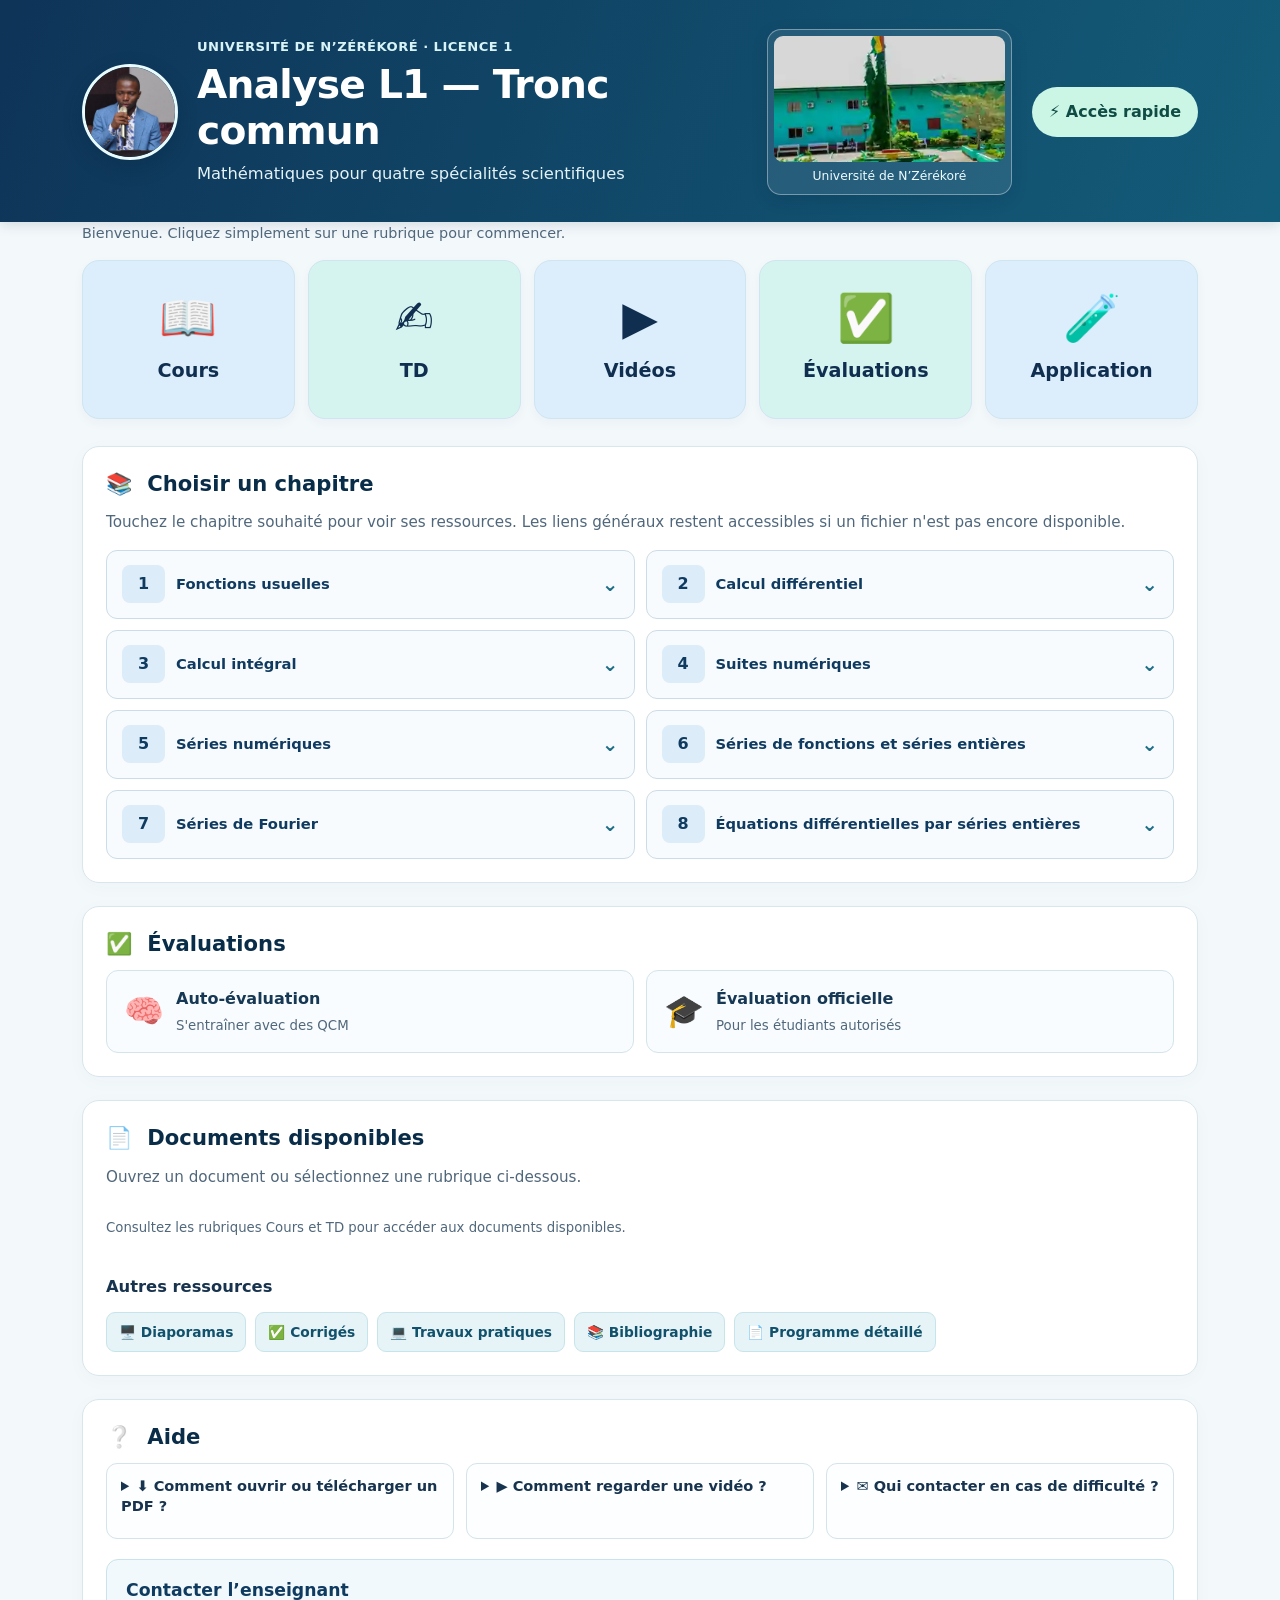
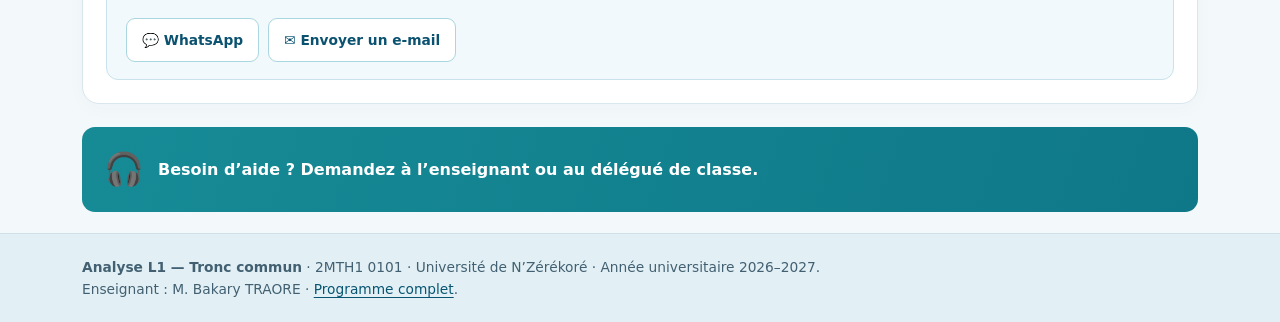
<file: index.html>
<!doctype html>
<html lang="fr">
<head>
<meta charset="utf-8">
<meta name="viewport" content="width=device-width,initial-scale=1">
<meta name="theme-color" content="#103b60">
<meta name="description" content="Plateforme pédagogique simplifiée du cours Analyse L1 — Tronc commun de l'Université de N'Zérékoré.">
<title>Analyse L1 — Tronc commun | Plateforme pédagogique — UNZ</title>
<link rel="stylesheet" href="assets/accueil-simplifie.css">
<script src="assets/accueil-simplifie.js" defer></script>
</head>
<body data-repo="cours-analyse-licence-en-environnement" data-cours="cours" data-presentations="presentations" data-td="td" data-corriges="corriges" data-tp="tp" data-application="applications" data-videos-folder="applications" data-base="https://btraore850.github.io/cours-analyse-licence-en-environnement">
<a href="#contenu" class="skip">Aller au contenu</a>
<header class="top">
  <div class="wrap hero">
    <div class="brand">
      <img class="profile-photo" src="assets/Profil.png" width="96" height="96" alt="Portrait de M. Bakary TRAORE, enseignant du cours" fetchpriority="high" decoding="async">
      <div>
        <p class="institution">Université de N’Zérékoré · Licence 1</p>
        <h1>Analyse L1 — Tronc commun</h1>
        <p class="hero-description">Mathématiques pour quatre spécialités scientifiques</p>
      </div>
    </div>
    <div class="hero-side"><figure class="campus-figure"><img class="campus-photo" src="assets/campus.webp" width="300" height="156" alt="Vue du campus de l’Université de N’Zérékoré" decoding="async"><figcaption>Université de N’Zérékoré</figcaption></figure><a class="quick-pill" href="#acces-rapide">⚡ Accès rapide</a></div>
  </div>
</header>
<main class="wrap" id="contenu">
  <p class="eyebrow">Bienvenue. Cliquez simplement sur une rubrique pour commencer.</p>
  <nav id="acces-rapide" class="primary" aria-label="Accès rapides aux ressources">
    <a href="cours/" aria-label="Cours"><span class="symbol" aria-hidden="true">📖</span><span class="name">Cours</span></a>
<a href="td/" aria-label="TD"><span class="symbol" aria-hidden="true">✍️</span><span class="name">TD</span></a>
<a href="applications/#videos-applications" aria-label="Vidéos"><span class="symbol" aria-hidden="true">▶️</span><span class="name">Vidéos</span></a>
<a href="#evaluations" aria-label="Évaluations"><span class="symbol" aria-hidden="true">✅</span><span class="name">Évaluations</span></a>
<a href="applications/" aria-label="Application"><span class="symbol" aria-hidden="true">🧪</span><span class="name">Application</span></a>
  </nav>

  <section class="panel" id="chapitres" aria-labelledby="titre-chapitres">
    <h2 id="titre-chapitres"><span class="emoji" aria-hidden="true">📚</span> Choisir un chapitre</h2>
    <p class="lead">Touchez le chapitre souhaité pour voir ses ressources. Les liens généraux restent accessibles si un fichier n'est pas encore disponible.</p>
    <div id="chapter-list" class="chapter-list"></div>
    <noscript><p>Les chapitres nécessitent JavaScript. <a href="programme.html">Consulter le programme détaillé</a>.</p></noscript>
  </section>

  <section class="panel" id="evaluations" aria-labelledby="titre-evaluations">
    <h2 id="titre-evaluations"><span class="emoji" aria-hidden="true">✅</span> Évaluations</h2>
    <div class="eval-grid">
      <a class="eval-choice" href="evaluation/"><span class="icon" aria-hidden="true">🧠</span><span><strong>Auto-évaluation</strong><small>S'entraîner avec des QCM</small></span></a>
      <a class="eval-choice" href="evaluation/officielle/"><span class="icon" aria-hidden="true">🎓</span><span><strong>Évaluation officielle</strong><small>Pour les étudiants autorisés</small></span></a>
    </div>
  </section>

  <section class="panel" id="documents" aria-labelledby="titre-documents">
    <h2 id="titre-documents"><span class="emoji" aria-hidden="true">📄</span> Documents disponibles</h2>
    <p class="lead">Ouvrez un document ou sélectionnez une rubrique ci-dessous.</p>
    <div id="recent-list" class="resource-list" aria-live="polite"><p class="small-status">Recherche des documents…</p></div>
    <h3 style="font-size:1.02rem;margin:22px 0 12px">Autres ressources</h3>
    <div class="more-links"><a href="presentations/">🖥️ Diaporamas</a><a href="corriges/">✅ Corrigés</a><a href="tp/">💻 Travaux pratiques</a><a href="bibliographie/">📚 Bibliographie</a><a href="programme.html">📄 Programme détaillé</a></div>
  </section>

  <section class="panel" id="aide" aria-labelledby="titre-aide">
    <h2 id="titre-aide"><span class="emoji" aria-hidden="true">❔</span> Aide</h2>
    <div class="help-grid">
      <details class="help"><summary>⬇️ Comment ouvrir ou télécharger un PDF ?</summary><p>Appuyez sur « Cours » ou « TD », choisissez le fichier PDF, puis utilisez le bouton de téléchargement de votre navigateur si nécessaire.</p></details>
      <details class="help"><summary>▶️ Comment regarder une vidéo ?</summary><p>Appuyez sur « Vidéos », choisissez le chapitre, puis « Visionner ». La vidéo peut s'ouvrir sur OneDrive.</p></details>
      <details class="help"><summary>✉️ Qui contacter en cas de difficulté ?</summary><p>Vous pouvez contacter l’enseignant par WhatsApp ou par e-mail en utilisant les boutons ci-dessous.</p></details>
    </div>
    <div class="contact-box" aria-label="Coordonnées de l'enseignant">
      <h3>Contacter l’enseignant</h3>
      <div class="more-links contact-actions">
        <a href="https://wa.me/224625280625" target="_blank" rel="noopener noreferrer" aria-label="Écrire à l'enseignant sur WhatsApp">💬 WhatsApp</a>
        <a href="mailto:btraore850@gmail.com" aria-label="Envoyer un e-mail à btraore850@gmail.com">✉️ Envoyer un e-mail</a>
      </div>
    </div>
  </section>

  <aside class="support" aria-label="Aide aux étudiants"><span class="icon" aria-hidden="true">🎧</span><p>Besoin d’aide ? Demandez à l’enseignant ou au délégué de classe.</p></aside>
</main>
<footer><div class="wrap"><strong>Analyse L1 — Tronc commun</strong> · 2MTH1 0101 · Université de N’Zérékoré · Année universitaire 2026–2027.<br>Enseignant : M. Bakary TRAORE · <a href="programme.html">Programme complet</a>.</div></footer>
<script type="application/json" id="course-chapters">["Fonctions usuelles","Calcul différentiel","Calcul intégral","Suites numériques","Séries numériques","Séries de fonctions et séries entières","Séries de Fourier","Équations différentielles par séries entières"]</script>
</body>
</html>
</file>
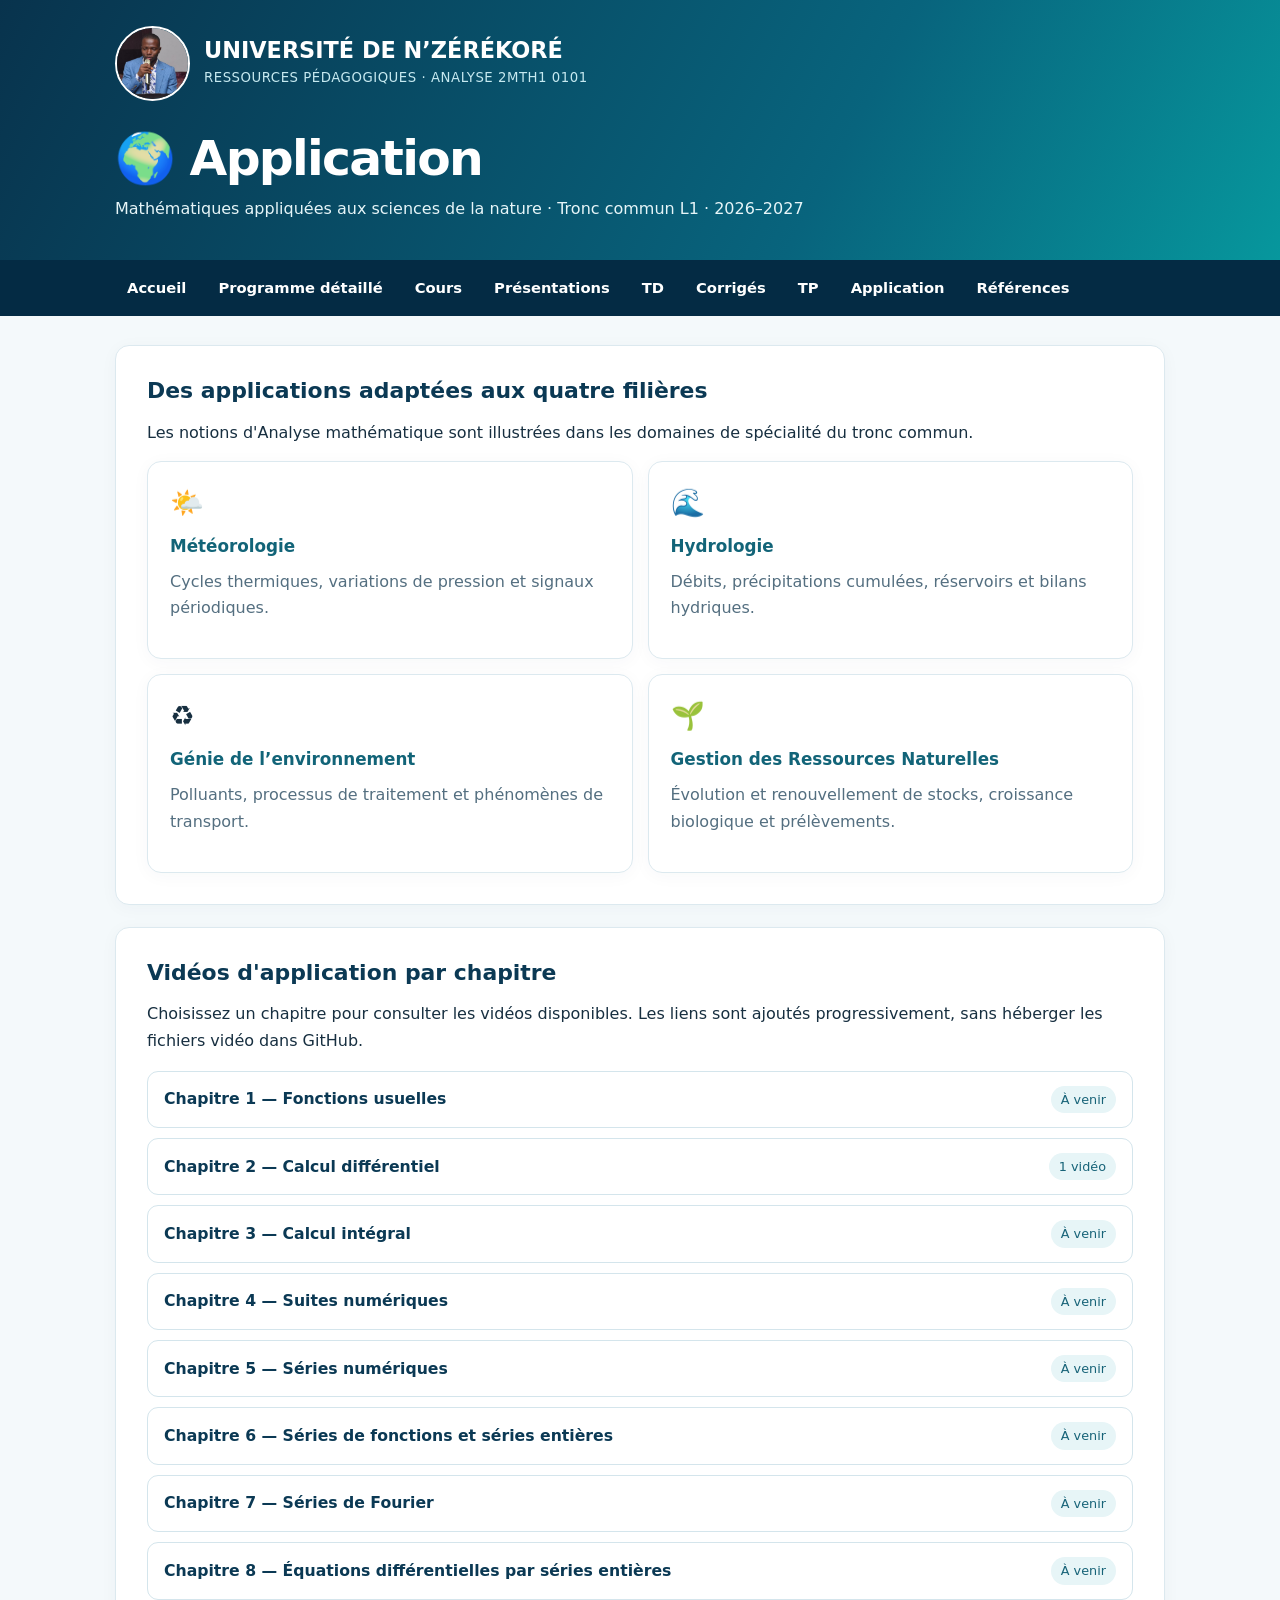
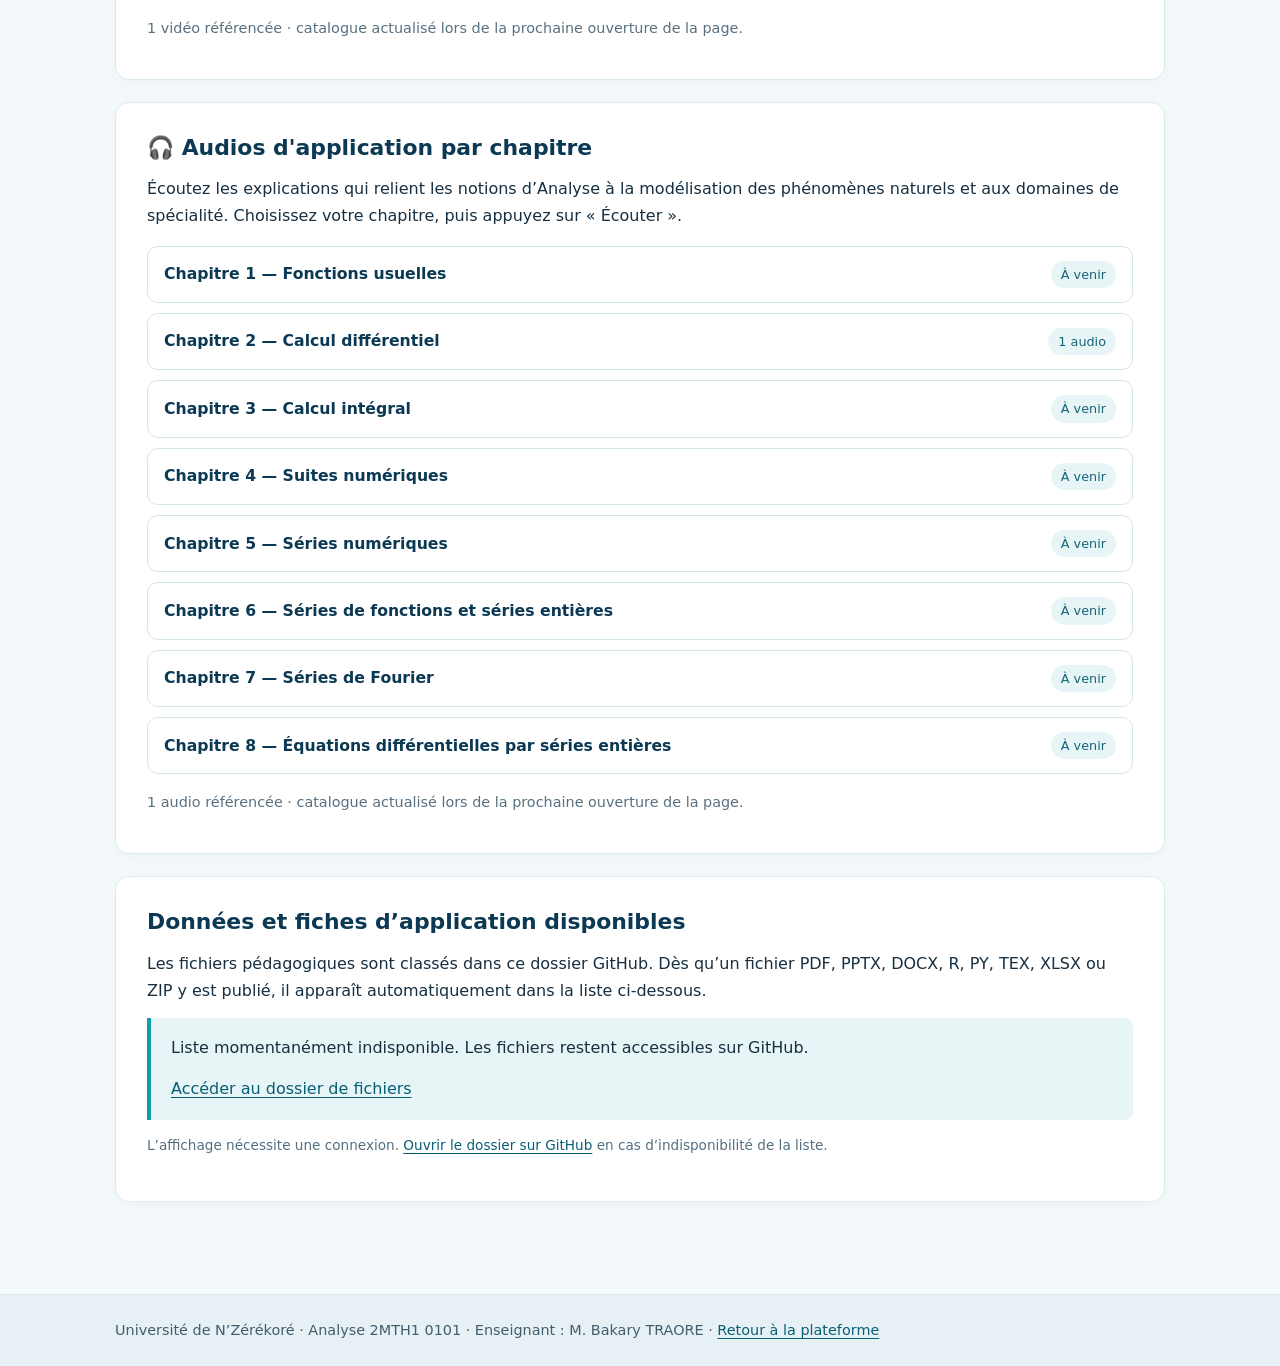
<file: applications/index.html>
<!doctype html><html lang="fr"><head><meta charset="utf-8"><meta name="viewport" content="width=device-width,initial-scale=1"><meta name="theme-color" content="#0b3954"><meta name="description" content="🌍 Applications par filière — Analyse 2MTH1 0101, tronc commun Licence 1, Université de N’Zérékoré."><title>🌍 Applications par filière | Analyse L1 Tronc commun — UNZ</title><link rel="stylesheet" href="../assets/sections.css"></head><body>
<header><div class="wrap"><div class="brand"><img src="../assets/Profil.png" width="75" height="75" alt="Photo de profil de l’enseignant"><div><strong>Université de N’Zérékoré</strong><span>Ressources pédagogiques · Analyse 2MTH1 0101</span></div></div><h1>🌍 Application</h1><p>Mathématiques appliquées aux sciences de la nature · Tronc commun L1 · 2026–2027</p></div></header><nav aria-label="Navigation du cours"><div class="wrap"><a href="../index.html">Accueil</a><a href="../programme.html">Programme détaillé</a><a href="../cours/">Cours</a><a href="../presentations/">Présentations</a><a href="../td/">TD</a><a href="../corriges/">Corrigés</a><a href="../tp/">TP</a><a href="../applications/">Application</a><a href="../bibliographie/">Références</a></div></nav>
<main class="wrap"><section class="panel" id="domaines-application" aria-labelledby="domaines-application-titre">
<h2 id="domaines-application-titre">Des applications adaptées aux quatre filières</h2>
<p>Les notions d'Analyse mathématique sont illustrées dans les domaines de spécialité du tronc commun.</p>
<div class="grid">
<article class="card"><div class="symbol" aria-hidden="true">🌤️</div><h3>Météorologie</h3><p>Cycles thermiques, variations de pression et signaux périodiques.</p></article>
<article class="card"><div class="symbol" aria-hidden="true">🌊</div><h3>Hydrologie</h3><p>Débits, précipitations cumulées, réservoirs et bilans hydriques.</p></article>
<article class="card"><div class="symbol" aria-hidden="true">♻️</div><h3>Génie de l’environnement</h3><p>Polluants, processus de traitement et phénomènes de transport.</p></article>
<article class="card"><div class="symbol" aria-hidden="true">🌱</div><h3>Gestion des Ressources Naturelles</h3><p>Évolution et renouvellement de stocks, croissance biologique et prélèvements.</p></article>
</div></section><section class="panel" id="videos-applications" aria-labelledby="titre-videos-applications"><h2 id="titre-videos-applications">Vidéos d'application par chapitre</h2><p>Choisissez un chapitre pour consulter les vidéos disponibles. Les liens sont ajoutés progressivement, sans héberger les fichiers vidéo dans GitHub.</p><div id="chapitres-videos" aria-live="polite"><p>Chargement du catalogue…</p></div></section><section class="panel" id="audios-applications" aria-labelledby="titre-audios-applications"><h2 id="titre-audios-applications">🎧 Audios d'application par chapitre</h2><p>Écoutez les explications qui relient les notions d’Analyse à la modélisation des phénomènes naturels et aux domaines de spécialité. Choisissez votre chapitre, puis appuyez sur « Écouter ».</p><div id="chapitres-audios" aria-live="polite"><p>Chargement des audios…</p></div><noscript><p><a href="https://1drv.ms/u/c/96b64801aa91c5f7/IQDWI_r1zynGS5aNCzi23KBCARkCHHpRU6VjJ1iRneKgelI?e=N4W4RV">Chapitre 2 — Écouter l’audio sur OneDrive</a></p></noscript></section><section class="panel"><h2>Données et fiches d’application disponibles</h2><p>Les fichiers pédagogiques sont classés dans ce dossier GitHub. Dès qu’un fichier PDF, PPTX, DOCX, R, PY, TEX, XLSX ou ZIP y est publié, il apparaît automatiquement dans la liste ci-dessous.</p><div id="file-list" class="note" aria-live="polite">Recherche des ressources publiées…</div>
<p class="meta">L’affichage nécessite une connexion. <a href="https://github.com/btraore850/cours-analyse-licence-en-environnement/tree/main/applications/" target="_blank" rel="noopener noreferrer">Ouvrir le dossier sur GitHub</a> en cas d’indisponibilité de la liste.</p></section>
<script>(function(){
const box=document.getElementById('file-list');
const url='https://api.github.com/repos/btraore850/cours-analyse-licence-en-environnement/contents/applications?ref=main';
fetch(url,{headers:{Accept:'application/vnd.github+json'}}).then(r=>{if(!r.ok)throw Error('API');return r.json()}).then(items=>{
  const files=(Array.isArray(items)?items:[]).filter(f=>f.type==='file'&&/\.(pdf|pptx|docx|xlsx|zip|tex|r|py|csv|ipynb)$/i.test(f.name)).sort((a,b)=>a.name.localeCompare(b.name,'fr'));
  box.replaceChildren();
  if(!files.length){box.textContent='Aucun support déposé pour le moment. Les documents seront publiés progressivement.';return;}
  const ul=document.createElement('ul');ul.className='link-list';
  for(const item of files){const li=document.createElement('li');const a=document.createElement('a');a.href='./'+encodeURIComponent(item.name);a.target='_blank';a.rel='noopener noreferrer';a.textContent=item.name;li.append(a);if(Number.isFinite(item.size)){const meta=document.createElement('span');meta.className='meta';meta.textContent=' — '+(item.size/1024/1024).toFixed(2)+' Mo';li.append(meta);}ul.append(li);}
  box.append(ul);
}).catch(()=>{box.replaceChildren();const p=document.createElement('p');p.textContent='Liste momentanément indisponible. Les fichiers restent accessibles sur GitHub.';const a=document.createElement('a');a.href='https://github.com/btraore850/cours-analyse-licence-en-environnement/tree/main/applications/';a.textContent='Accéder au dossier de fichiers';box.append(p,a);});
})();</script></main><footer><div class="wrap">Université de N’Zérékoré · Analyse 2MTH1 0101 · Enseignant : M. Bakary TRAORE · <a href="../index.html">Retour à la plateforme</a></div></footer><style>
:is(#chapitres-videos,#chapitres-audios) .video-chapters{display:grid;gap:10px;margin:16px 0}
:is(#chapitres-videos,#chapitres-audios) .video-chapter{border:1px solid #d4e5ec;border-radius:11px;background:#fff;overflow:hidden}
:is(#chapitres-videos,#chapitres-audios) .video-summary{cursor:pointer;padding:14px 16px;display:flex;gap:12px;align-items:center;justify-content:space-between;flex-wrap:wrap}
:is(#chapitres-videos,#chapitres-audios) .video-summary:hover{background:#eef7f9}
:is(#chapitres-videos,#chapitres-audios) .video-summary strong{font-size:.98rem;color:#0b3954}
:is(#chapitres-videos,#chapitres-audios) .video-count{white-space:nowrap;font-size:.8rem;color:#176378;background:#e7f5f7;border-radius:999px;padding:3px 10px}
:is(#chapitres-videos,#chapitres-audios) .video-content{padding:0 16px 15px}
:is(#chapitres-videos,#chapitres-audios) .video-empty,:is(#chapitres-videos,#chapitres-audios) .video-small{color:#587080;font-size:.9rem;margin:8px 0}
:is(#chapitres-videos,#chapitres-audios) .video-entry{padding:13px 0;border-top:1px solid #e3edf1}
:is(#chapitres-videos,#chapitres-audios) .video-entry h3{margin:0 0 6px;font-size:1rem}
:is(#chapitres-videos,#chapitres-audios) .video-button{display:inline-block;background:#0b3954;color:#fff;border-radius:8px;text-decoration:none;font-size:.92rem;font-weight:700;padding:9px 13px;margin-top:8px}
:is(#chapitres-videos,#chapitres-audios) .video-button:hover{background:#11607a}
:is(#chapitres-videos,#chapitres-audios) .video-pending{border:1px solid #bcd9e1;border-radius:12px;padding:18px;margin-top:18px;background:#f1f9fa}
:is(#chapitres-videos,#chapitres-audios) .video-pending h3{margin:0 0 6px}
</style>
<script src="videos.js" defer></script>
<script src="audios.js" defer></script>
</body></html>
</file>
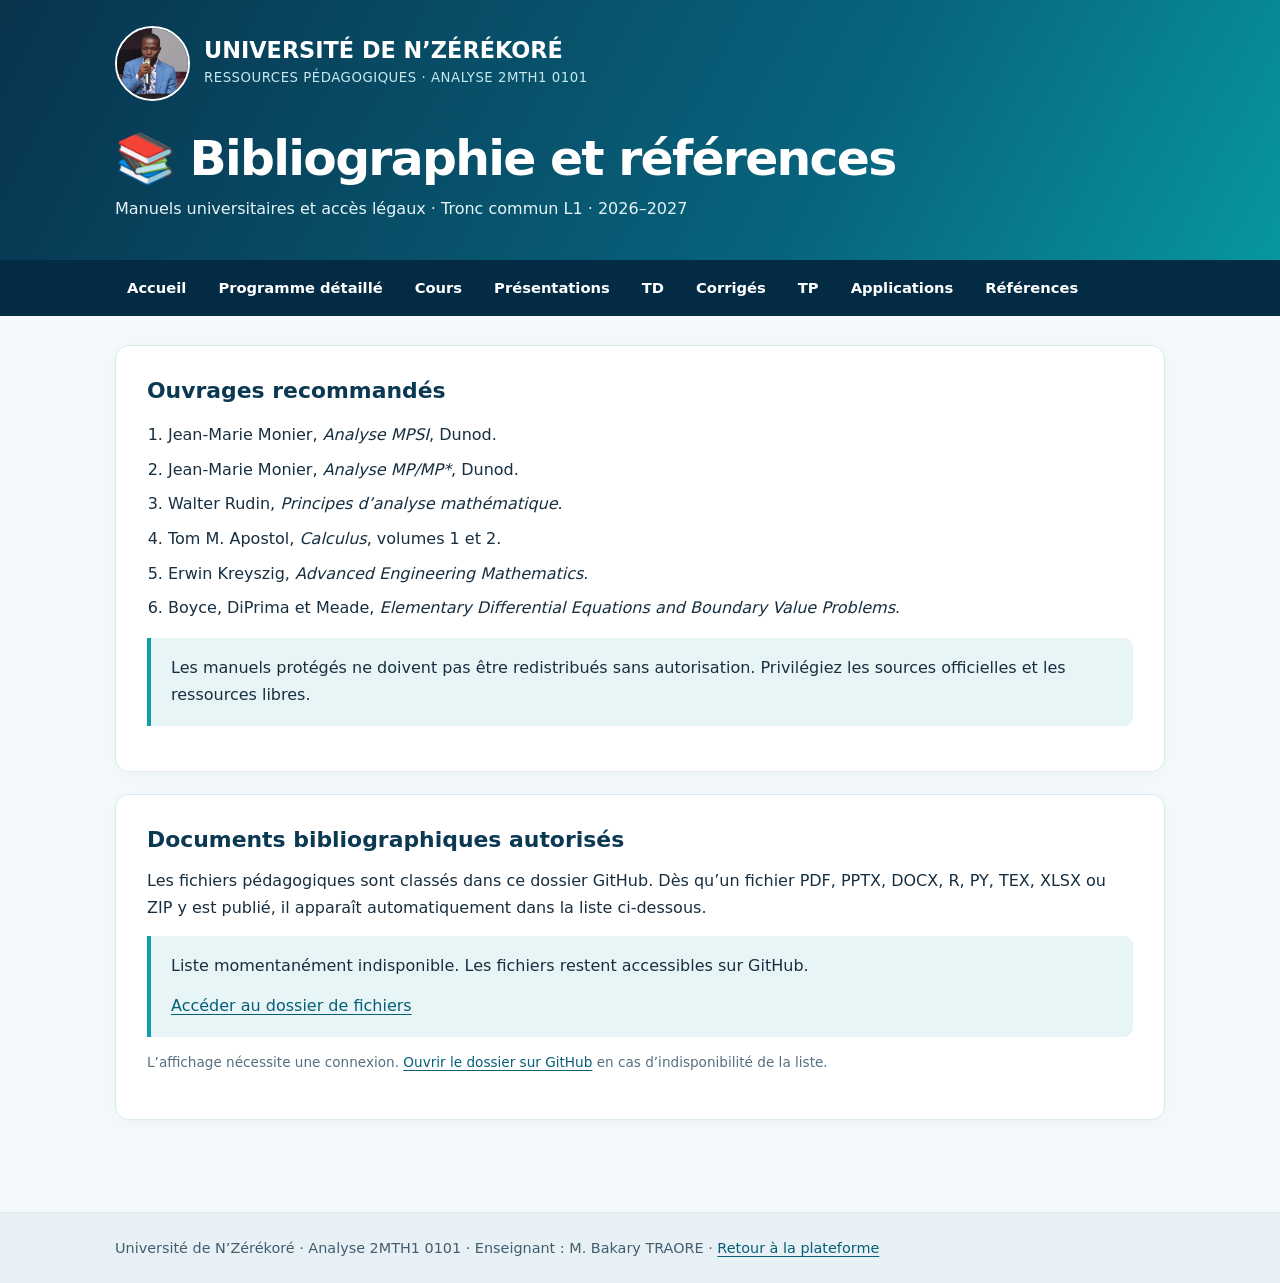
<file: bibliographie/index.html>
<!doctype html><html lang="fr"><head><meta charset="utf-8"><meta name="viewport" content="width=device-width,initial-scale=1"><meta name="theme-color" content="#0b3954"><meta name="description" content="📚 Bibliographie et références — Analyse 2MTH1 0101, tronc commun Licence 1, Université de N’Zérékoré."><title>📚 Bibliographie et références | Analyse L1 Tronc commun — UNZ</title><link rel="stylesheet" href="../assets/sections.css"></head><body>
<header><div class="wrap"><div class="brand"><img src="../assets/Profil.png" width="75" height="75" alt="Photo de profil de l’enseignant"><div><strong>Université de N’Zérékoré</strong><span>Ressources pédagogiques · Analyse 2MTH1 0101</span></div></div><h1>📚 Bibliographie et références</h1><p>Manuels universitaires et accès légaux · Tronc commun L1 · 2026–2027</p></div></header><nav aria-label="Navigation du cours"><div class="wrap"><a href="../index.html">Accueil</a><a href="../programme.html">Programme détaillé</a><a href="../cours/">Cours</a><a href="../presentations/">Présentations</a><a href="../td/">TD</a><a href="../corriges/">Corrigés</a><a href="../tp/">TP</a><a href="../applications/">Applications</a><a href="../bibliographie/">Références</a></div></nav>
<main class="wrap"><section class="panel"><h2>Ouvrages recommandés</h2><ol class="link-list"><li>Jean-Marie Monier, <em>Analyse MPSI</em>, Dunod.</li><li>Jean-Marie Monier, <em>Analyse MP/MP*</em>, Dunod.</li><li>Walter Rudin, <em>Principes d’analyse mathématique</em>.</li><li>Tom M. Apostol, <em>Calculus</em>, volumes 1 et 2.</li><li>Erwin Kreyszig, <em>Advanced Engineering Mathematics</em>.</li><li>Boyce, DiPrima et Meade, <em>Elementary Differential Equations and Boundary Value Problems</em>.</li></ol><div class="note">Les manuels protégés ne doivent pas être redistribués sans autorisation. Privilégiez les sources officielles et les ressources libres.</div></section><section class="panel"><h2>Documents bibliographiques autorisés</h2><p>Les fichiers pédagogiques sont classés dans ce dossier GitHub. Dès qu’un fichier PDF, PPTX, DOCX, R, PY, TEX, XLSX ou ZIP y est publié, il apparaît automatiquement dans la liste ci-dessous.</p><div id="file-list" class="note" aria-live="polite">Recherche des ressources publiées…</div>
<p class="meta">L’affichage nécessite une connexion. <a href="https://github.com/btraore850/cours-analyse-licence-en-environnement/tree/main/bibliographie/" target="_blank" rel="noopener noreferrer">Ouvrir le dossier sur GitHub</a> en cas d’indisponibilité de la liste.</p></section>
<script>(function(){
const box=document.getElementById('file-list');
const url='https://api.github.com/repos/btraore850/cours-analyse-licence-en-environnement/contents/bibliographie?ref=main';
fetch(url,{headers:{Accept:'application/vnd.github+json'}}).then(r=>{if(!r.ok)throw Error('API');return r.json()}).then(items=>{
  const files=(Array.isArray(items)?items:[]).filter(f=>f.type==='file'&&/\.(pdf|pptx|docx|xlsx|zip|tex|r|py|csv|ipynb)$/i.test(f.name)).sort((a,b)=>a.name.localeCompare(b.name,'fr'));
  box.replaceChildren();
  if(!files.length){box.textContent='Aucun support déposé pour le moment. Les documents seront publiés progressivement.';return;}
  const ul=document.createElement('ul');ul.className='link-list';
  for(const item of files){const li=document.createElement('li');const a=document.createElement('a');a.href='./'+encodeURIComponent(item.name);a.target='_blank';a.rel='noopener noreferrer';a.textContent=item.name;li.append(a);if(Number.isFinite(item.size)){const meta=document.createElement('span');meta.className='meta';meta.textContent=' — '+(item.size/1024/1024).toFixed(2)+' Mo';li.append(meta);}ul.append(li);}
  box.append(ul);
}).catch(()=>{box.replaceChildren();const p=document.createElement('p');p.textContent='Liste momentanément indisponible. Les fichiers restent accessibles sur GitHub.';const a=document.createElement('a');a.href='https://github.com/btraore850/cours-analyse-licence-en-environnement/tree/main/bibliographie/';a.textContent='Accéder au dossier de fichiers';box.append(p,a);});
})();</script></main><footer><div class="wrap">Université de N’Zérékoré · Analyse 2MTH1 0101 · Enseignant : M. Bakary TRAORE · <a href="../index.html">Retour à la plateforme</a></div></footer></body></html>
</file>
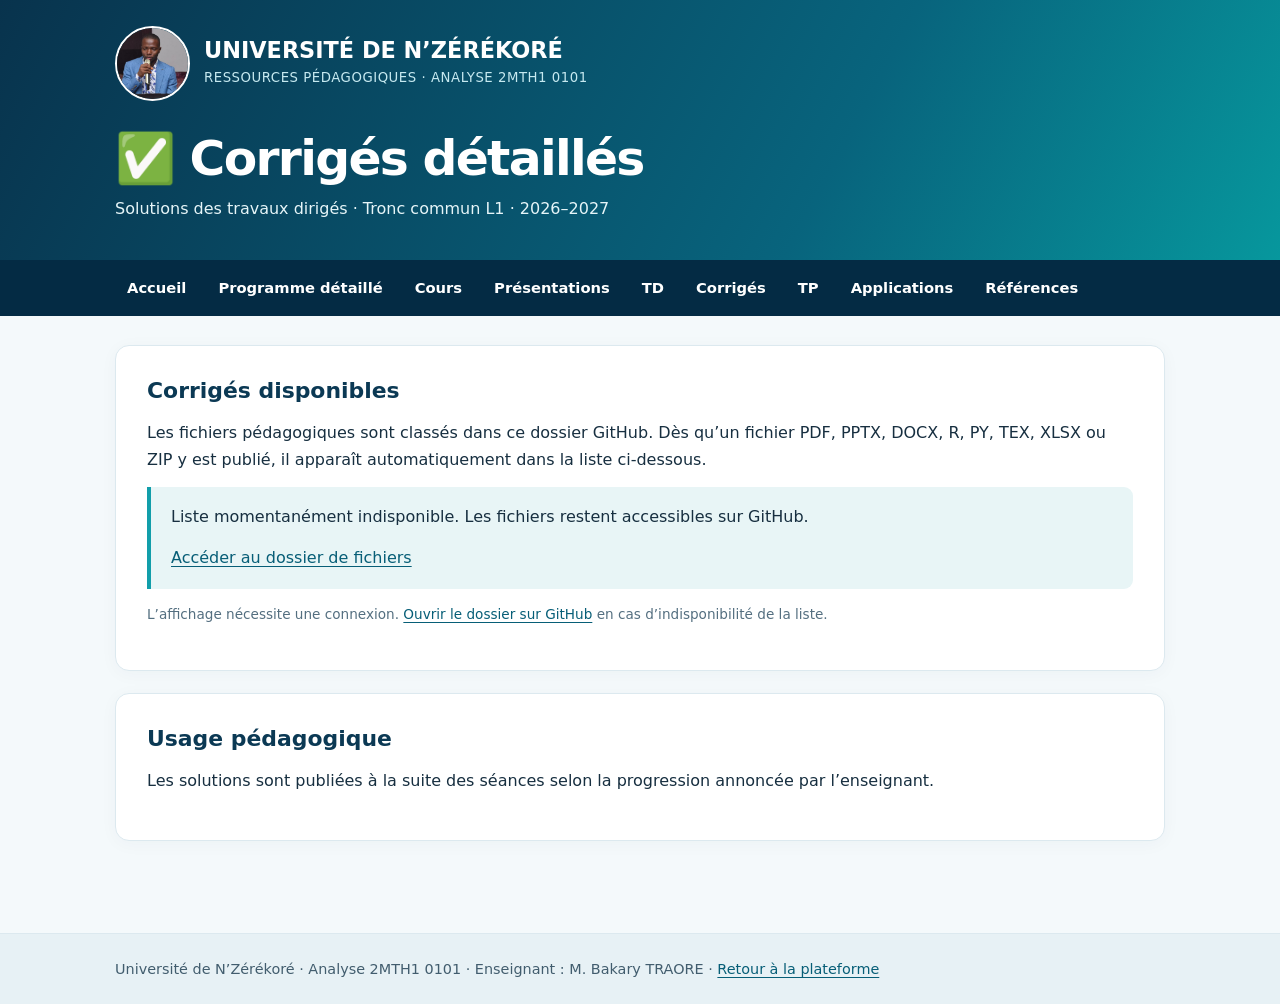
<file: corriges/index.html>
<!doctype html><html lang="fr"><head><meta charset="utf-8"><meta name="viewport" content="width=device-width,initial-scale=1"><meta name="theme-color" content="#0b3954"><meta name="description" content="✅ Corrigés détaillés — Analyse 2MTH1 0101, tronc commun Licence 1, Université de N’Zérékoré."><title>✅ Corrigés détaillés | Analyse L1 Tronc commun — UNZ</title><link rel="stylesheet" href="../assets/sections.css"></head><body>
<header><div class="wrap"><div class="brand"><img src="../assets/Profil.png" width="75" height="75" alt="Photo de profil de l’enseignant"><div><strong>Université de N’Zérékoré</strong><span>Ressources pédagogiques · Analyse 2MTH1 0101</span></div></div><h1>✅ Corrigés détaillés</h1><p>Solutions des travaux dirigés · Tronc commun L1 · 2026–2027</p></div></header><nav aria-label="Navigation du cours"><div class="wrap"><a href="../index.html">Accueil</a><a href="../programme.html">Programme détaillé</a><a href="../cours/">Cours</a><a href="../presentations/">Présentations</a><a href="../td/">TD</a><a href="../corriges/">Corrigés</a><a href="../tp/">TP</a><a href="../applications/">Applications</a><a href="../bibliographie/">Références</a></div></nav>
<main class="wrap"><section class="panel"><h2>Corrigés disponibles</h2><p>Les fichiers pédagogiques sont classés dans ce dossier GitHub. Dès qu’un fichier PDF, PPTX, DOCX, R, PY, TEX, XLSX ou ZIP y est publié, il apparaît automatiquement dans la liste ci-dessous.</p><div id="file-list" class="note" aria-live="polite">Recherche des ressources publiées…</div>
<p class="meta">L’affichage nécessite une connexion. <a href="https://github.com/btraore850/cours-analyse-licence-en-environnement/tree/main/corriges/" target="_blank" rel="noopener noreferrer">Ouvrir le dossier sur GitHub</a> en cas d’indisponibilité de la liste.</p></section>
<script>(function(){
const box=document.getElementById('file-list');
const url='https://api.github.com/repos/btraore850/cours-analyse-licence-en-environnement/contents/corriges?ref=main';
fetch(url,{headers:{Accept:'application/vnd.github+json'}}).then(r=>{if(!r.ok)throw Error('API');return r.json()}).then(items=>{
  const files=(Array.isArray(items)?items:[]).filter(f=>f.type==='file'&&/\.(pdf|pptx|docx|xlsx|zip|tex|r|py|csv|ipynb)$/i.test(f.name)).sort((a,b)=>a.name.localeCompare(b.name,'fr'));
  box.replaceChildren();
  if(!files.length){box.textContent='Aucun support déposé pour le moment. Les documents seront publiés progressivement.';return;}
  const ul=document.createElement('ul');ul.className='link-list';
  for(const item of files){const li=document.createElement('li');const a=document.createElement('a');a.href='./'+encodeURIComponent(item.name);a.target='_blank';a.rel='noopener noreferrer';a.textContent=item.name;li.append(a);if(Number.isFinite(item.size)){const meta=document.createElement('span');meta.className='meta';meta.textContent=' — '+(item.size/1024/1024).toFixed(2)+' Mo';li.append(meta);}ul.append(li);}
  box.append(ul);
}).catch(()=>{box.replaceChildren();const p=document.createElement('p');p.textContent='Liste momentanément indisponible. Les fichiers restent accessibles sur GitHub.';const a=document.createElement('a');a.href='https://github.com/btraore850/cours-analyse-licence-en-environnement/tree/main/corriges/';a.textContent='Accéder au dossier de fichiers';box.append(p,a);});
})();</script><section class="panel"><h2>Usage pédagogique</h2><p>Les solutions sont publiées à la suite des séances selon la progression annoncée par l’enseignant.</p></section></main><footer><div class="wrap">Université de N’Zérékoré · Analyse 2MTH1 0101 · Enseignant : M. Bakary TRAORE · <a href="../index.html">Retour à la plateforme</a></div></footer></body></html>
</file>
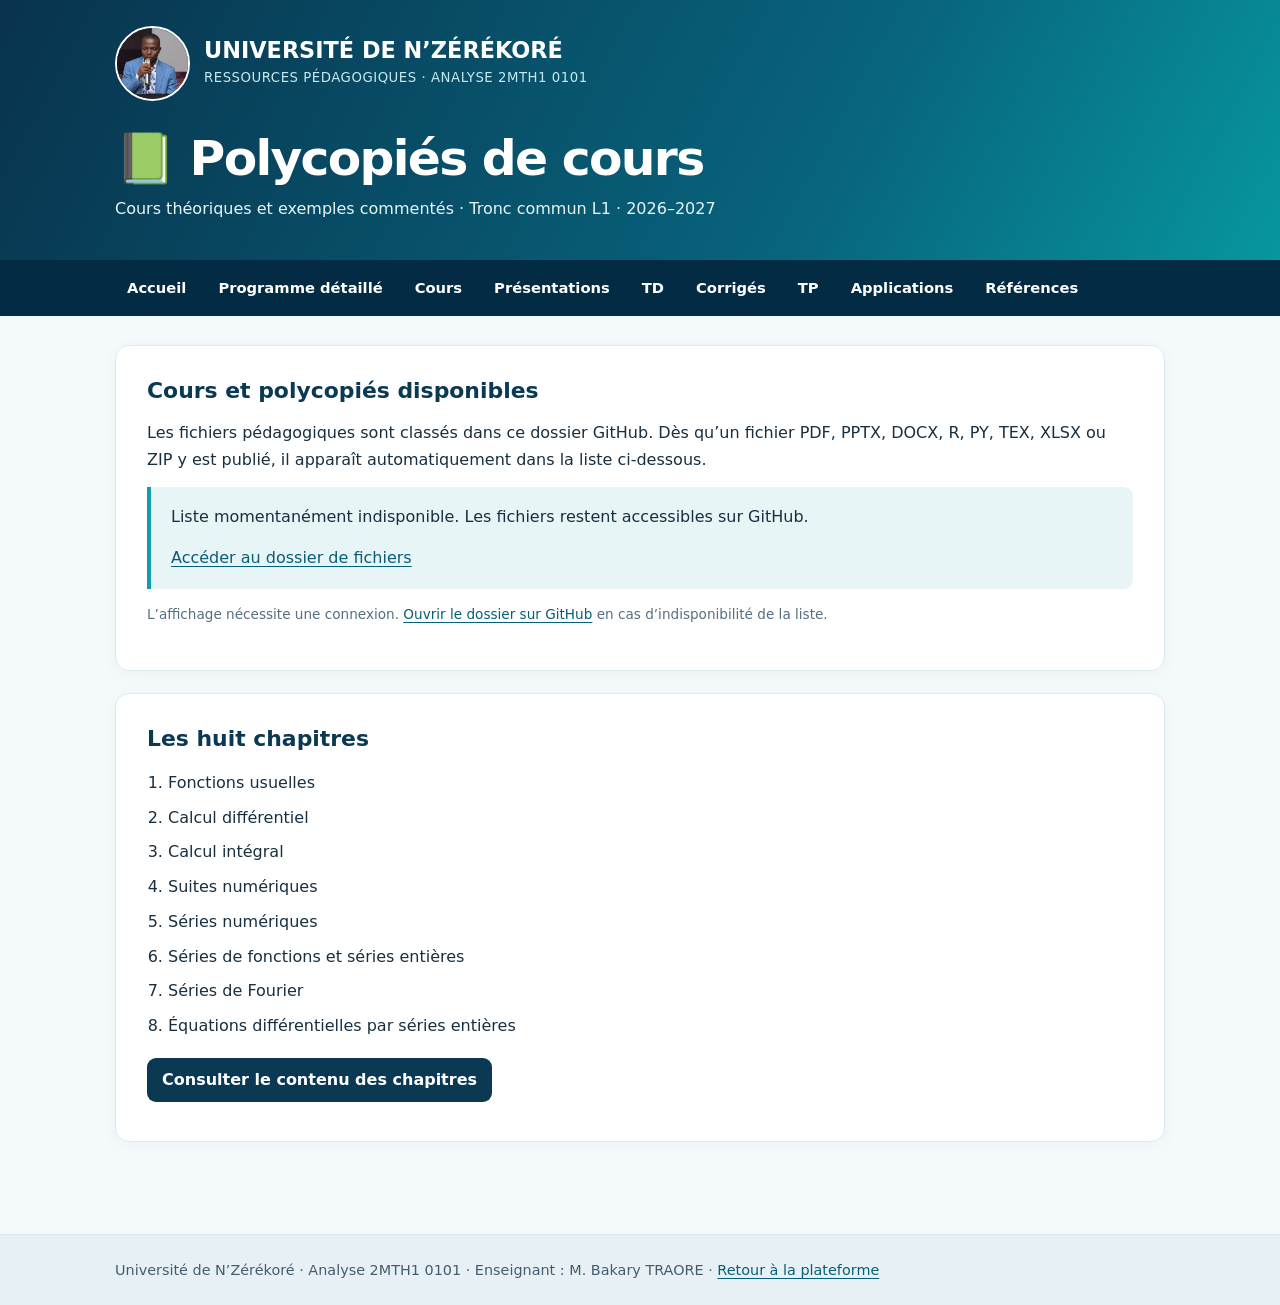
<file: cours/index.html>
<!doctype html><html lang="fr"><head><meta charset="utf-8"><meta name="viewport" content="width=device-width,initial-scale=1"><meta name="theme-color" content="#0b3954"><meta name="description" content="📗 Polycopiés de cours — Analyse 2MTH1 0101, tronc commun Licence 1, Université de N’Zérékoré."><title>📗 Polycopiés de cours | Analyse L1 Tronc commun — UNZ</title><link rel="stylesheet" href="../assets/sections.css"></head><body>
<header><div class="wrap"><div class="brand"><img src="../assets/Profil.png" width="75" height="75" alt="Photo de profil de l’enseignant"><div><strong>Université de N’Zérékoré</strong><span>Ressources pédagogiques · Analyse 2MTH1 0101</span></div></div><h1>📗 Polycopiés de cours</h1><p>Cours théoriques et exemples commentés · Tronc commun L1 · 2026–2027</p></div></header><nav aria-label="Navigation du cours"><div class="wrap"><a href="../index.html">Accueil</a><a href="../programme.html">Programme détaillé</a><a href="../cours/">Cours</a><a href="../presentations/">Présentations</a><a href="../td/">TD</a><a href="../corriges/">Corrigés</a><a href="../tp/">TP</a><a href="../applications/">Applications</a><a href="../bibliographie/">Références</a></div></nav>
<main class="wrap"><section class="panel"><h2>Cours et polycopiés disponibles</h2><p>Les fichiers pédagogiques sont classés dans ce dossier GitHub. Dès qu’un fichier PDF, PPTX, DOCX, R, PY, TEX, XLSX ou ZIP y est publié, il apparaît automatiquement dans la liste ci-dessous.</p><div id="file-list" class="note" aria-live="polite">Recherche des ressources publiées…</div>
<p class="meta">L’affichage nécessite une connexion. <a href="https://github.com/btraore850/cours-analyse-licence-en-environnement/tree/main/cours/" target="_blank" rel="noopener noreferrer">Ouvrir le dossier sur GitHub</a> en cas d’indisponibilité de la liste.</p></section>
<script>(function(){
const box=document.getElementById('file-list');
const url='https://api.github.com/repos/btraore850/cours-analyse-licence-en-environnement/contents/cours?ref=main';
fetch(url,{headers:{Accept:'application/vnd.github+json'}}).then(r=>{if(!r.ok)throw Error('API');return r.json()}).then(items=>{
  const files=(Array.isArray(items)?items:[]).filter(f=>f.type==='file'&&/\.(pdf|pptx|docx|xlsx|zip|tex|r|py|csv|ipynb)$/i.test(f.name)).sort((a,b)=>a.name.localeCompare(b.name,'fr'));
  box.replaceChildren();
  if(!files.length){box.textContent='Aucun support déposé pour le moment. Les documents seront publiés progressivement.';return;}
  const ul=document.createElement('ul');ul.className='link-list';
  for(const item of files){const li=document.createElement('li');const a=document.createElement('a');a.href='./'+encodeURIComponent(item.name);a.target='_blank';a.rel='noopener noreferrer';a.textContent=item.name;li.append(a);if(Number.isFinite(item.size)){const meta=document.createElement('span');meta.className='meta';meta.textContent=' — '+(item.size/1024/1024).toFixed(2)+' Mo';li.append(meta);}ul.append(li);}
  box.append(ul);
}).catch(()=>{box.replaceChildren();const p=document.createElement('p');p.textContent='Liste momentanément indisponible. Les fichiers restent accessibles sur GitHub.';const a=document.createElement('a');a.href='https://github.com/btraore850/cours-analyse-licence-en-environnement/tree/main/cours/';a.textContent='Accéder au dossier de fichiers';box.append(p,a);});
})();</script><section class="panel"><h2>Les huit chapitres</h2><ol class="link-list"><li>Fonctions usuelles</li>
<li>Calcul différentiel</li>
<li>Calcul intégral</li>
<li>Suites numériques</li>
<li>Séries numériques</li>
<li>Séries de fonctions et séries entières</li>
<li>Séries de Fourier</li>
<li>Équations différentielles par séries entières</li></ol><a class="action" href="../programme.html#chapitres">Consulter le contenu des chapitres</a></section></main><footer><div class="wrap">Université de N’Zérékoré · Analyse 2MTH1 0101 · Enseignant : M. Bakary TRAORE · <a href="../index.html">Retour à la plateforme</a></div></footer></body></html>
</file>
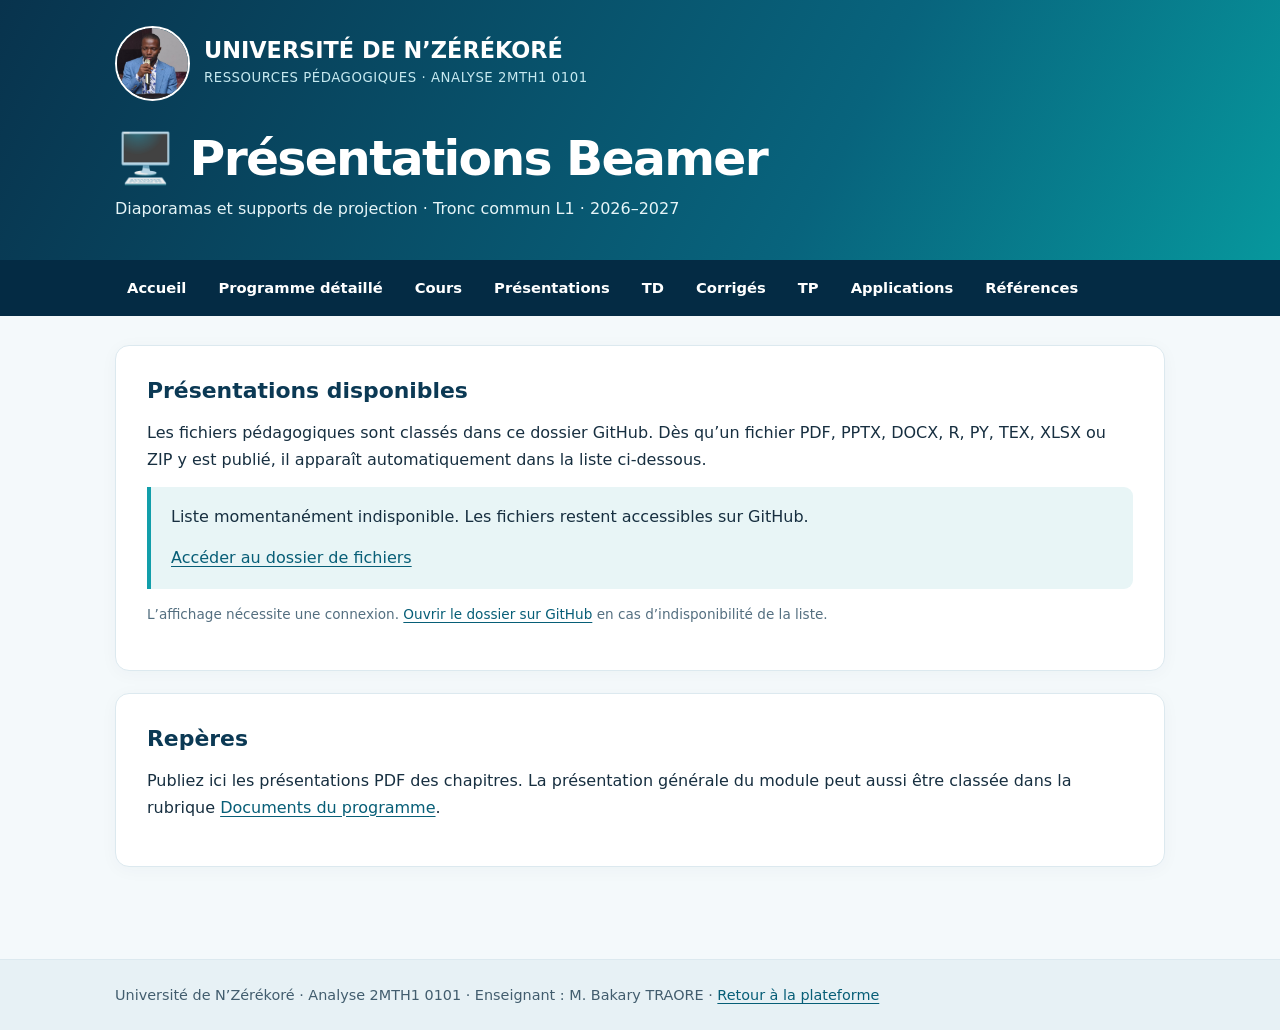
<file: presentations/index.html>
<!doctype html><html lang="fr"><head><meta charset="utf-8"><meta name="viewport" content="width=device-width,initial-scale=1"><meta name="theme-color" content="#0b3954"><meta name="description" content="🖥️ Présentations Beamer — Analyse 2MTH1 0101, tronc commun Licence 1, Université de N’Zérékoré."><title>🖥️ Présentations Beamer | Analyse L1 Tronc commun — UNZ</title><link rel="stylesheet" href="../assets/sections.css"></head><body>
<header><div class="wrap"><div class="brand"><img src="../assets/Profil.png" width="75" height="75" alt="Photo de profil de l’enseignant"><div><strong>Université de N’Zérékoré</strong><span>Ressources pédagogiques · Analyse 2MTH1 0101</span></div></div><h1>🖥️ Présentations Beamer</h1><p>Diaporamas et supports de projection · Tronc commun L1 · 2026–2027</p></div></header><nav aria-label="Navigation du cours"><div class="wrap"><a href="../index.html">Accueil</a><a href="../programme.html">Programme détaillé</a><a href="../cours/">Cours</a><a href="../presentations/">Présentations</a><a href="../td/">TD</a><a href="../corriges/">Corrigés</a><a href="../tp/">TP</a><a href="../applications/">Applications</a><a href="../bibliographie/">Références</a></div></nav>
<main class="wrap"><section class="panel"><h2>Présentations disponibles</h2><p>Les fichiers pédagogiques sont classés dans ce dossier GitHub. Dès qu’un fichier PDF, PPTX, DOCX, R, PY, TEX, XLSX ou ZIP y est publié, il apparaît automatiquement dans la liste ci-dessous.</p><div id="file-list" class="note" aria-live="polite">Recherche des ressources publiées…</div>
<p class="meta">L’affichage nécessite une connexion. <a href="https://github.com/btraore850/cours-analyse-licence-en-environnement/tree/main/presentations/" target="_blank" rel="noopener noreferrer">Ouvrir le dossier sur GitHub</a> en cas d’indisponibilité de la liste.</p></section>
<script>(function(){
const box=document.getElementById('file-list');
const url='https://api.github.com/repos/btraore850/cours-analyse-licence-en-environnement/contents/presentations?ref=main';
fetch(url,{headers:{Accept:'application/vnd.github+json'}}).then(r=>{if(!r.ok)throw Error('API');return r.json()}).then(items=>{
  const files=(Array.isArray(items)?items:[]).filter(f=>f.type==='file'&&/\.(pdf|pptx|docx|xlsx|zip|tex|r|py|csv|ipynb)$/i.test(f.name)).sort((a,b)=>a.name.localeCompare(b.name,'fr'));
  box.replaceChildren();
  if(!files.length){box.textContent='Aucun support déposé pour le moment. Les documents seront publiés progressivement.';return;}
  const ul=document.createElement('ul');ul.className='link-list';
  for(const item of files){const li=document.createElement('li');const a=document.createElement('a');a.href='./'+encodeURIComponent(item.name);a.target='_blank';a.rel='noopener noreferrer';a.textContent=item.name;li.append(a);if(Number.isFinite(item.size)){const meta=document.createElement('span');meta.className='meta';meta.textContent=' — '+(item.size/1024/1024).toFixed(2)+' Mo';li.append(meta);}ul.append(li);}
  box.append(ul);
}).catch(()=>{box.replaceChildren();const p=document.createElement('p');p.textContent='Liste momentanément indisponible. Les fichiers restent accessibles sur GitHub.';const a=document.createElement('a');a.href='https://github.com/btraore850/cours-analyse-licence-en-environnement/tree/main/presentations/';a.textContent='Accéder au dossier de fichiers';box.append(p,a);});
})();</script><section class="panel"><h2>Repères</h2><p>Publiez ici les présentations PDF des chapitres. La présentation générale du module peut aussi être classée dans la rubrique <a href="../programme/">Documents du programme</a>.</p></section></main><footer><div class="wrap">Université de N’Zérékoré · Analyse 2MTH1 0101 · Enseignant : M. Bakary TRAORE · <a href="../index.html">Retour à la plateforme</a></div></footer></body></html>
</file>
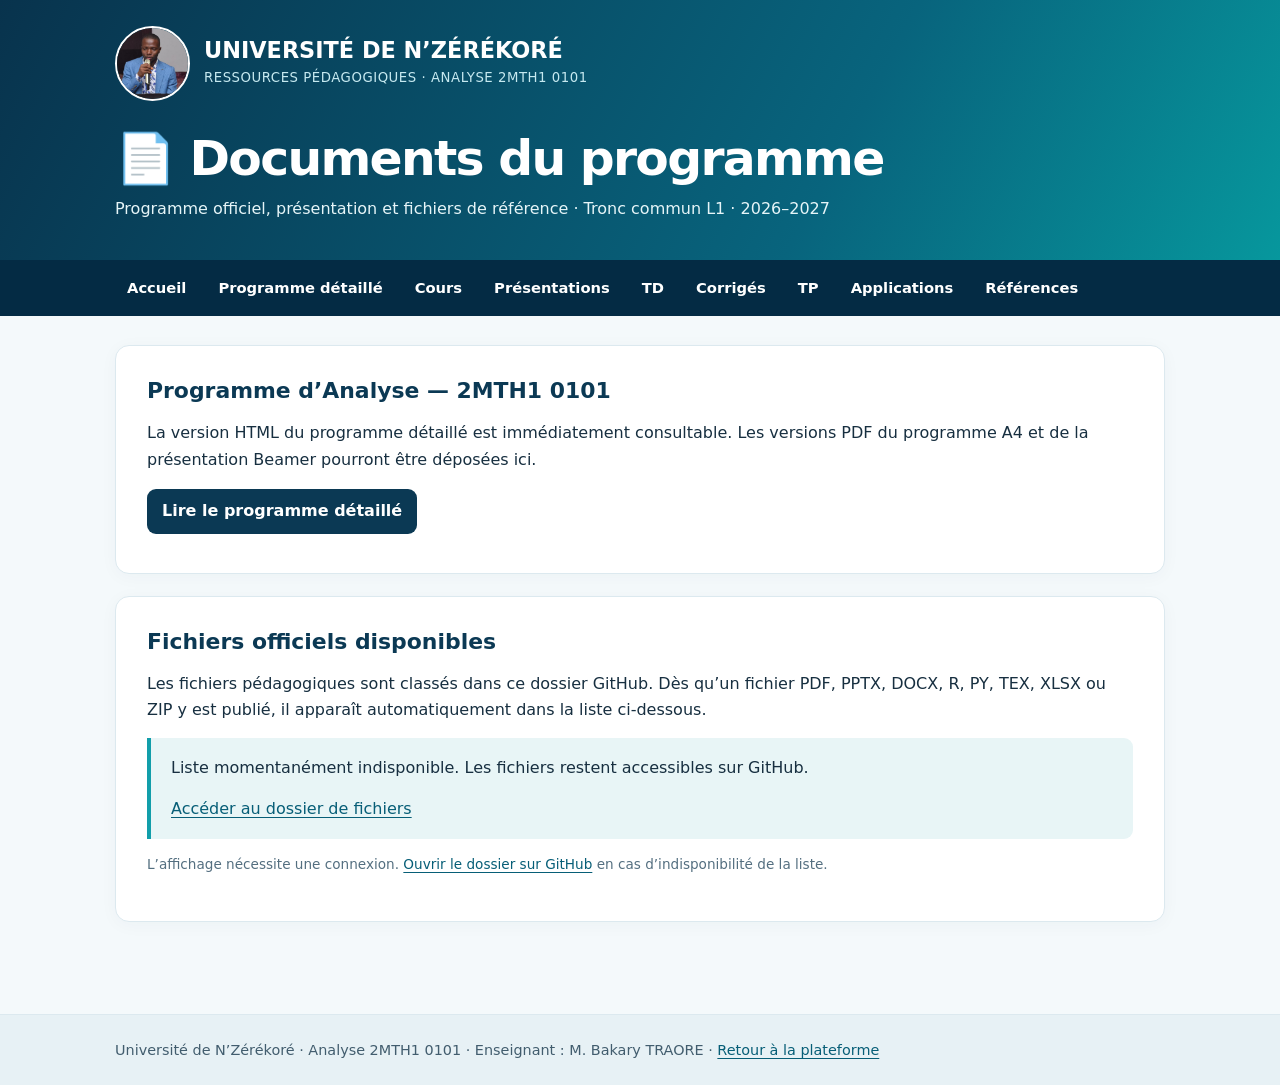
<file: programme/index.html>
<!doctype html><html lang="fr"><head><meta charset="utf-8"><meta name="viewport" content="width=device-width,initial-scale=1"><meta name="theme-color" content="#0b3954"><meta name="description" content="📄 Documents du programme — Analyse 2MTH1 0101, tronc commun Licence 1, Université de N’Zérékoré."><title>📄 Documents du programme | Analyse L1 Tronc commun — UNZ</title><link rel="stylesheet" href="../assets/sections.css"></head><body>
<header><div class="wrap"><div class="brand"><img src="../assets/Profil.png" width="75" height="75" alt="Photo de profil de l’enseignant"><div><strong>Université de N’Zérékoré</strong><span>Ressources pédagogiques · Analyse 2MTH1 0101</span></div></div><h1>📄 Documents du programme</h1><p>Programme officiel, présentation et fichiers de référence · Tronc commun L1 · 2026–2027</p></div></header><nav aria-label="Navigation du cours"><div class="wrap"><a href="../index.html">Accueil</a><a href="../programme.html">Programme détaillé</a><a href="../cours/">Cours</a><a href="../presentations/">Présentations</a><a href="../td/">TD</a><a href="../corriges/">Corrigés</a><a href="../tp/">TP</a><a href="../applications/">Applications</a><a href="../bibliographie/">Références</a></div></nav>
<main class="wrap"><section class="panel"><h2>Programme d’Analyse — 2MTH1 0101</h2><p>La version HTML du programme détaillé est immédiatement consultable. Les versions PDF du programme A4 et de la présentation Beamer pourront être déposées ici.</p><a class="action" href="../programme.html">Lire le programme détaillé</a></section><section class="panel"><h2>Fichiers officiels disponibles</h2><p>Les fichiers pédagogiques sont classés dans ce dossier GitHub. Dès qu’un fichier PDF, PPTX, DOCX, R, PY, TEX, XLSX ou ZIP y est publié, il apparaît automatiquement dans la liste ci-dessous.</p><div id="file-list" class="note" aria-live="polite">Recherche des ressources publiées…</div>
<p class="meta">L’affichage nécessite une connexion. <a href="https://github.com/btraore850/cours-analyse-licence-en-environnement/tree/main/programme/" target="_blank" rel="noopener noreferrer">Ouvrir le dossier sur GitHub</a> en cas d’indisponibilité de la liste.</p></section>
<script>(function(){
const box=document.getElementById('file-list');
const url='https://api.github.com/repos/btraore850/cours-analyse-licence-en-environnement/contents/programme?ref=main';
fetch(url,{headers:{Accept:'application/vnd.github+json'}}).then(r=>{if(!r.ok)throw Error('API');return r.json()}).then(items=>{
  const files=(Array.isArray(items)?items:[]).filter(f=>f.type==='file'&&/\.(pdf|pptx|docx|xlsx|zip|tex|r|py|csv|ipynb)$/i.test(f.name)).sort((a,b)=>a.name.localeCompare(b.name,'fr'));
  box.replaceChildren();
  if(!files.length){box.textContent='Aucun support déposé pour le moment. Les documents seront publiés progressivement.';return;}
  const ul=document.createElement('ul');ul.className='link-list';
  for(const item of files){const li=document.createElement('li');const a=document.createElement('a');a.href='./'+encodeURIComponent(item.name);a.target='_blank';a.rel='noopener noreferrer';a.textContent=item.name;li.append(a);if(Number.isFinite(item.size)){const meta=document.createElement('span');meta.className='meta';meta.textContent=' — '+(item.size/1024/1024).toFixed(2)+' Mo';li.append(meta);}ul.append(li);}
  box.append(ul);
}).catch(()=>{box.replaceChildren();const p=document.createElement('p');p.textContent='Liste momentanément indisponible. Les fichiers restent accessibles sur GitHub.';const a=document.createElement('a');a.href='https://github.com/btraore850/cours-analyse-licence-en-environnement/tree/main/programme/';a.textContent='Accéder au dossier de fichiers';box.append(p,a);});
})();</script></main><footer><div class="wrap">Université de N’Zérékoré · Analyse 2MTH1 0101 · Enseignant : M. Bakary TRAORE · <a href="../index.html">Retour à la plateforme</a></div></footer></body></html>
</file>
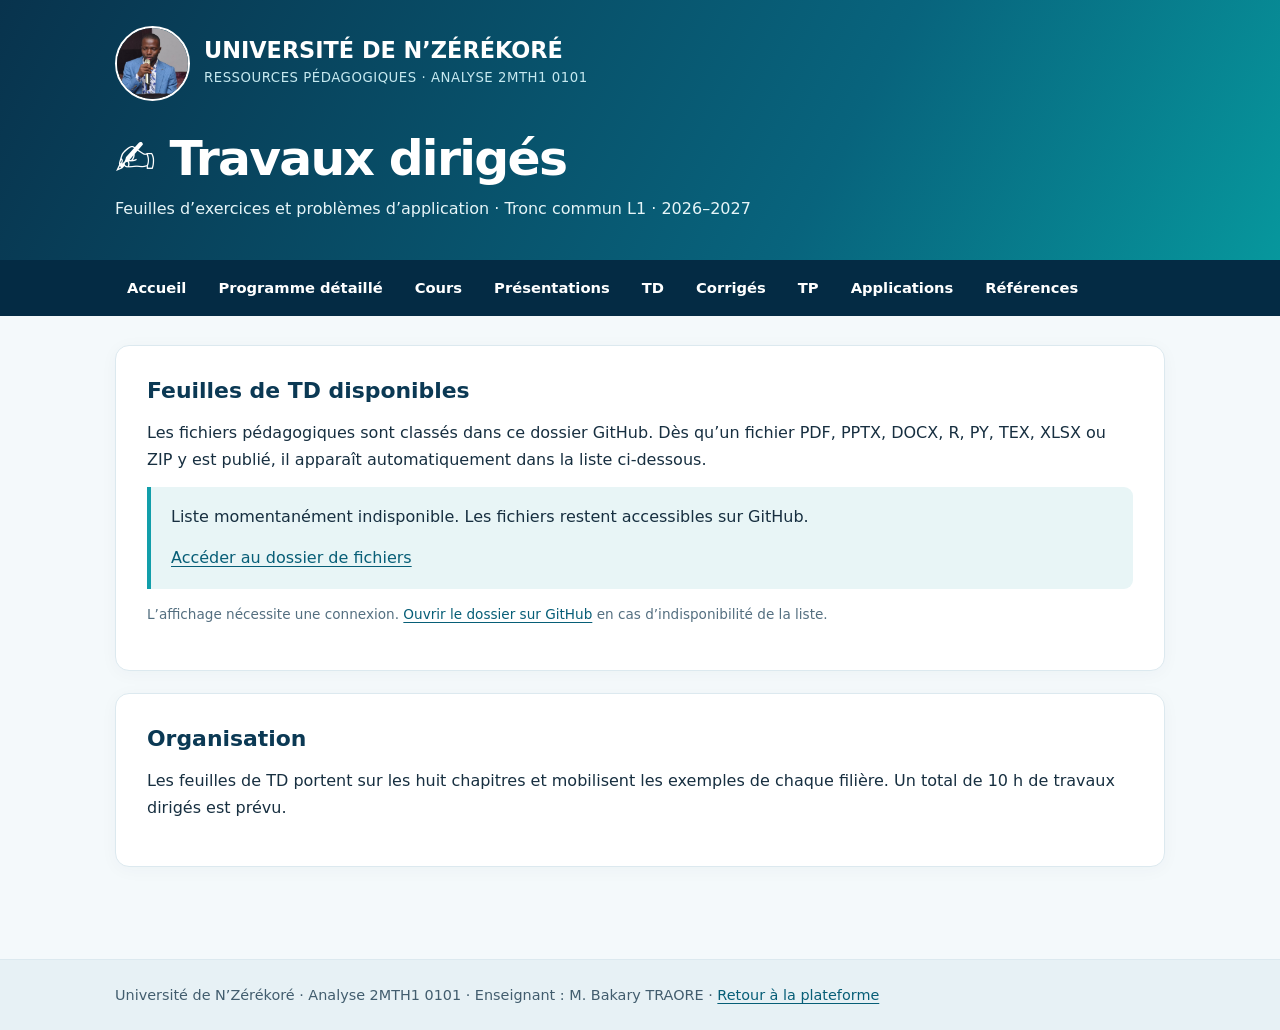
<file: td/index.html>
<!doctype html><html lang="fr"><head><meta charset="utf-8"><meta name="viewport" content="width=device-width,initial-scale=1"><meta name="theme-color" content="#0b3954"><meta name="description" content="✍️ Travaux dirigés — Analyse 2MTH1 0101, tronc commun Licence 1, Université de N’Zérékoré."><title>✍️ Travaux dirigés | Analyse L1 Tronc commun — UNZ</title><link rel="stylesheet" href="../assets/sections.css"></head><body>
<header><div class="wrap"><div class="brand"><img src="../assets/Profil.png" width="75" height="75" alt="Photo de profil de l’enseignant"><div><strong>Université de N’Zérékoré</strong><span>Ressources pédagogiques · Analyse 2MTH1 0101</span></div></div><h1>✍️ Travaux dirigés</h1><p>Feuilles d’exercices et problèmes d’application · Tronc commun L1 · 2026–2027</p></div></header><nav aria-label="Navigation du cours"><div class="wrap"><a href="../index.html">Accueil</a><a href="../programme.html">Programme détaillé</a><a href="../cours/">Cours</a><a href="../presentations/">Présentations</a><a href="../td/">TD</a><a href="../corriges/">Corrigés</a><a href="../tp/">TP</a><a href="../applications/">Applications</a><a href="../bibliographie/">Références</a></div></nav>
<main class="wrap"><section class="panel"><h2>Feuilles de TD disponibles</h2><p>Les fichiers pédagogiques sont classés dans ce dossier GitHub. Dès qu’un fichier PDF, PPTX, DOCX, R, PY, TEX, XLSX ou ZIP y est publié, il apparaît automatiquement dans la liste ci-dessous.</p><div id="file-list" class="note" aria-live="polite">Recherche des ressources publiées…</div>
<p class="meta">L’affichage nécessite une connexion. <a href="https://github.com/btraore850/cours-analyse-licence-en-environnement/tree/main/td/" target="_blank" rel="noopener noreferrer">Ouvrir le dossier sur GitHub</a> en cas d’indisponibilité de la liste.</p></section>
<script>(function(){
const box=document.getElementById('file-list');
const url='https://api.github.com/repos/btraore850/cours-analyse-licence-en-environnement/contents/td?ref=main';
fetch(url,{headers:{Accept:'application/vnd.github+json'}}).then(r=>{if(!r.ok)throw Error('API');return r.json()}).then(items=>{
  const files=(Array.isArray(items)?items:[]).filter(f=>f.type==='file'&&/\.(pdf|pptx|docx|xlsx|zip|tex|r|py|csv|ipynb)$/i.test(f.name)).sort((a,b)=>a.name.localeCompare(b.name,'fr'));
  box.replaceChildren();
  if(!files.length){box.textContent='Aucun support déposé pour le moment. Les documents seront publiés progressivement.';return;}
  const ul=document.createElement('ul');ul.className='link-list';
  for(const item of files){const li=document.createElement('li');const a=document.createElement('a');a.href='./'+encodeURIComponent(item.name);a.target='_blank';a.rel='noopener noreferrer';a.textContent=item.name;li.append(a);if(Number.isFinite(item.size)){const meta=document.createElement('span');meta.className='meta';meta.textContent=' — '+(item.size/1024/1024).toFixed(2)+' Mo';li.append(meta);}ul.append(li);}
  box.append(ul);
}).catch(()=>{box.replaceChildren();const p=document.createElement('p');p.textContent='Liste momentanément indisponible. Les fichiers restent accessibles sur GitHub.';const a=document.createElement('a');a.href='https://github.com/btraore850/cours-analyse-licence-en-environnement/tree/main/td/';a.textContent='Accéder au dossier de fichiers';box.append(p,a);});
})();</script><section class="panel"><h2>Organisation</h2><p>Les feuilles de TD portent sur les huit chapitres et mobilisent les exemples de chaque filière. Un total de 10 h de travaux dirigés est prévu.</p></section></main><footer><div class="wrap">Université de N’Zérékoré · Analyse 2MTH1 0101 · Enseignant : M. Bakary TRAORE · <a href="../index.html">Retour à la plateforme</a></div></footer></body></html>
</file>
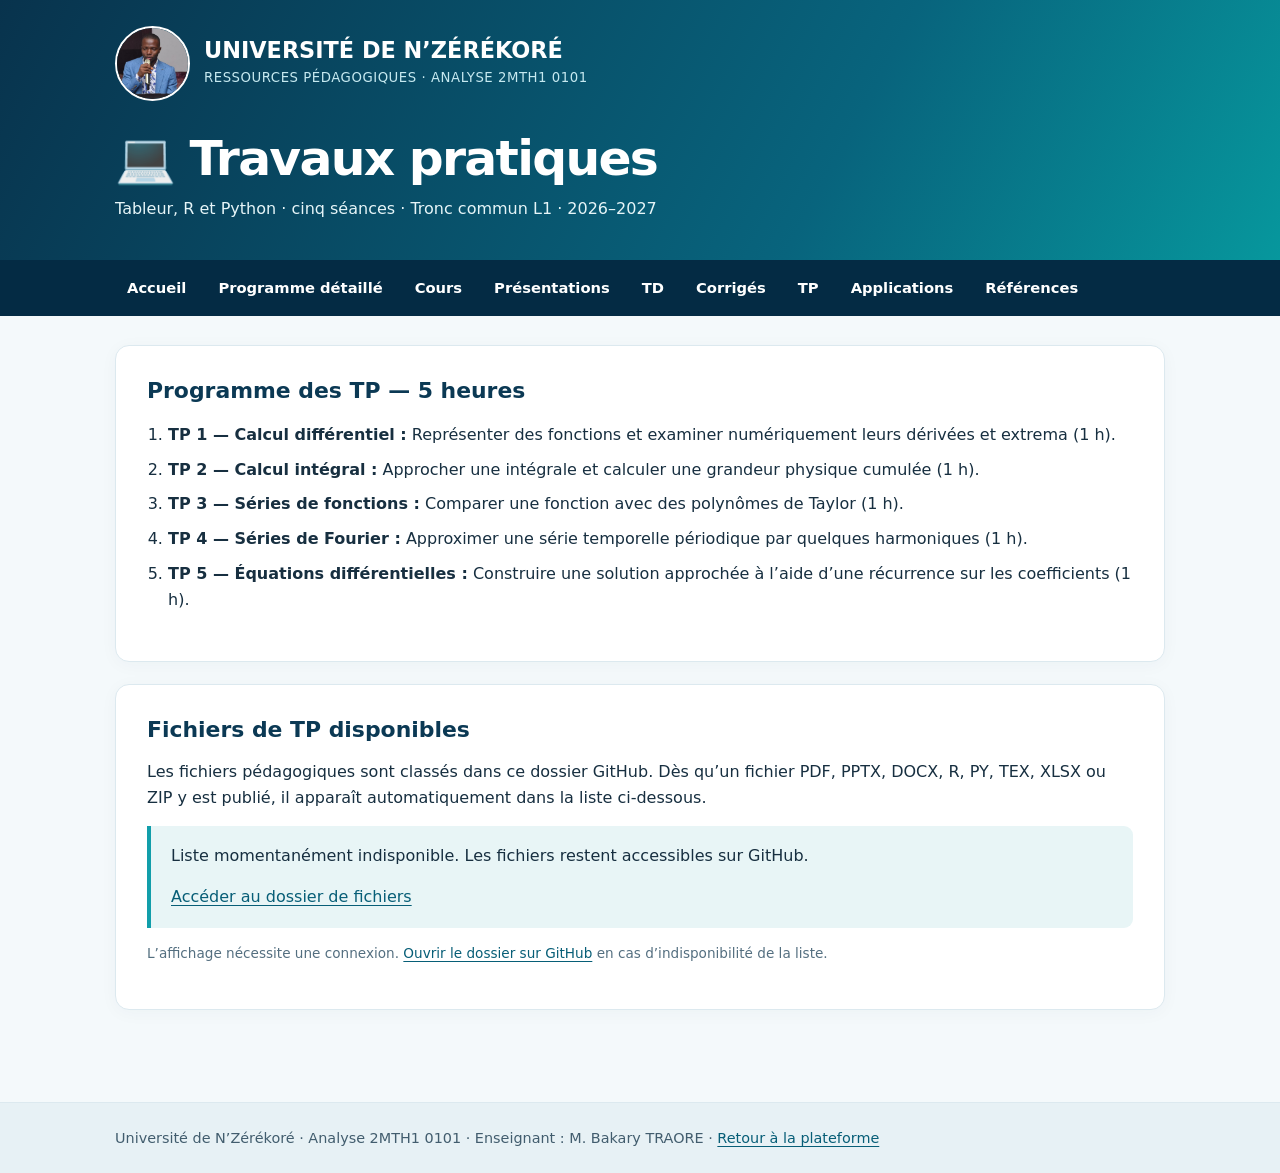
<file: tp/index.html>
<!doctype html><html lang="fr"><head><meta charset="utf-8"><meta name="viewport" content="width=device-width,initial-scale=1"><meta name="theme-color" content="#0b3954"><meta name="description" content="💻 Travaux pratiques — Analyse 2MTH1 0101, tronc commun Licence 1, Université de N’Zérékoré."><title>💻 Travaux pratiques | Analyse L1 Tronc commun — UNZ</title><link rel="stylesheet" href="../assets/sections.css"></head><body>
<header><div class="wrap"><div class="brand"><img src="../assets/Profil.png" width="75" height="75" alt="Photo de profil de l’enseignant"><div><strong>Université de N’Zérékoré</strong><span>Ressources pédagogiques · Analyse 2MTH1 0101</span></div></div><h1>💻 Travaux pratiques</h1><p>Tableur, R et Python · cinq séances · Tronc commun L1 · 2026–2027</p></div></header><nav aria-label="Navigation du cours"><div class="wrap"><a href="../index.html">Accueil</a><a href="../programme.html">Programme détaillé</a><a href="../cours/">Cours</a><a href="../presentations/">Présentations</a><a href="../td/">TD</a><a href="../corriges/">Corrigés</a><a href="../tp/">TP</a><a href="../applications/">Applications</a><a href="../bibliographie/">Références</a></div></nav>
<main class="wrap"><section class="panel"><h2>Programme des TP — 5 heures</h2><ol class="link-list"><li><strong>TP 1 — Calcul différentiel :</strong> Représenter des fonctions et examiner numériquement leurs dérivées et extrema (1 h).</li><li><strong>TP 2 — Calcul intégral :</strong> Approcher une intégrale et calculer une grandeur physique cumulée (1 h).</li><li><strong>TP 3 — Séries de fonctions :</strong> Comparer une fonction avec des polynômes de Taylor (1 h).</li><li><strong>TP 4 — Séries de Fourier :</strong> Approximer une série temporelle périodique par quelques harmoniques (1 h).</li><li><strong>TP 5 — Équations différentielles :</strong> Construire une solution approchée à l’aide d’une récurrence sur les coefficients (1 h).</li></ol></section><section class="panel"><h2>Fichiers de TP disponibles</h2><p>Les fichiers pédagogiques sont classés dans ce dossier GitHub. Dès qu’un fichier PDF, PPTX, DOCX, R, PY, TEX, XLSX ou ZIP y est publié, il apparaît automatiquement dans la liste ci-dessous.</p><div id="file-list" class="note" aria-live="polite">Recherche des ressources publiées…</div>
<p class="meta">L’affichage nécessite une connexion. <a href="https://github.com/btraore850/cours-analyse-licence-en-environnement/tree/main/tp/" target="_blank" rel="noopener noreferrer">Ouvrir le dossier sur GitHub</a> en cas d’indisponibilité de la liste.</p></section>
<script>(function(){
const box=document.getElementById('file-list');
const url='https://api.github.com/repos/btraore850/cours-analyse-licence-en-environnement/contents/tp?ref=main';
fetch(url,{headers:{Accept:'application/vnd.github+json'}}).then(r=>{if(!r.ok)throw Error('API');return r.json()}).then(items=>{
  const files=(Array.isArray(items)?items:[]).filter(f=>f.type==='file'&&/\.(pdf|pptx|docx|xlsx|zip|tex|r|py|csv|ipynb)$/i.test(f.name)).sort((a,b)=>a.name.localeCompare(b.name,'fr'));
  box.replaceChildren();
  if(!files.length){box.textContent='Aucun support déposé pour le moment. Les documents seront publiés progressivement.';return;}
  const ul=document.createElement('ul');ul.className='link-list';
  for(const item of files){const li=document.createElement('li');const a=document.createElement('a');a.href='./'+encodeURIComponent(item.name);a.target='_blank';a.rel='noopener noreferrer';a.textContent=item.name;li.append(a);if(Number.isFinite(item.size)){const meta=document.createElement('span');meta.className='meta';meta.textContent=' — '+(item.size/1024/1024).toFixed(2)+' Mo';li.append(meta);}ul.append(li);}
  box.append(ul);
}).catch(()=>{box.replaceChildren();const p=document.createElement('p');p.textContent='Liste momentanément indisponible. Les fichiers restent accessibles sur GitHub.';const a=document.createElement('a');a.href='https://github.com/btraore850/cours-analyse-licence-en-environnement/tree/main/tp/';a.textContent='Accéder au dossier de fichiers';box.append(p,a);});
})();</script></main><footer><div class="wrap">Université de N’Zérékoré · Analyse 2MTH1 0101 · Enseignant : M. Bakary TRAORE · <a href="../index.html">Retour à la plateforme</a></div></footer></body></html>
</file>
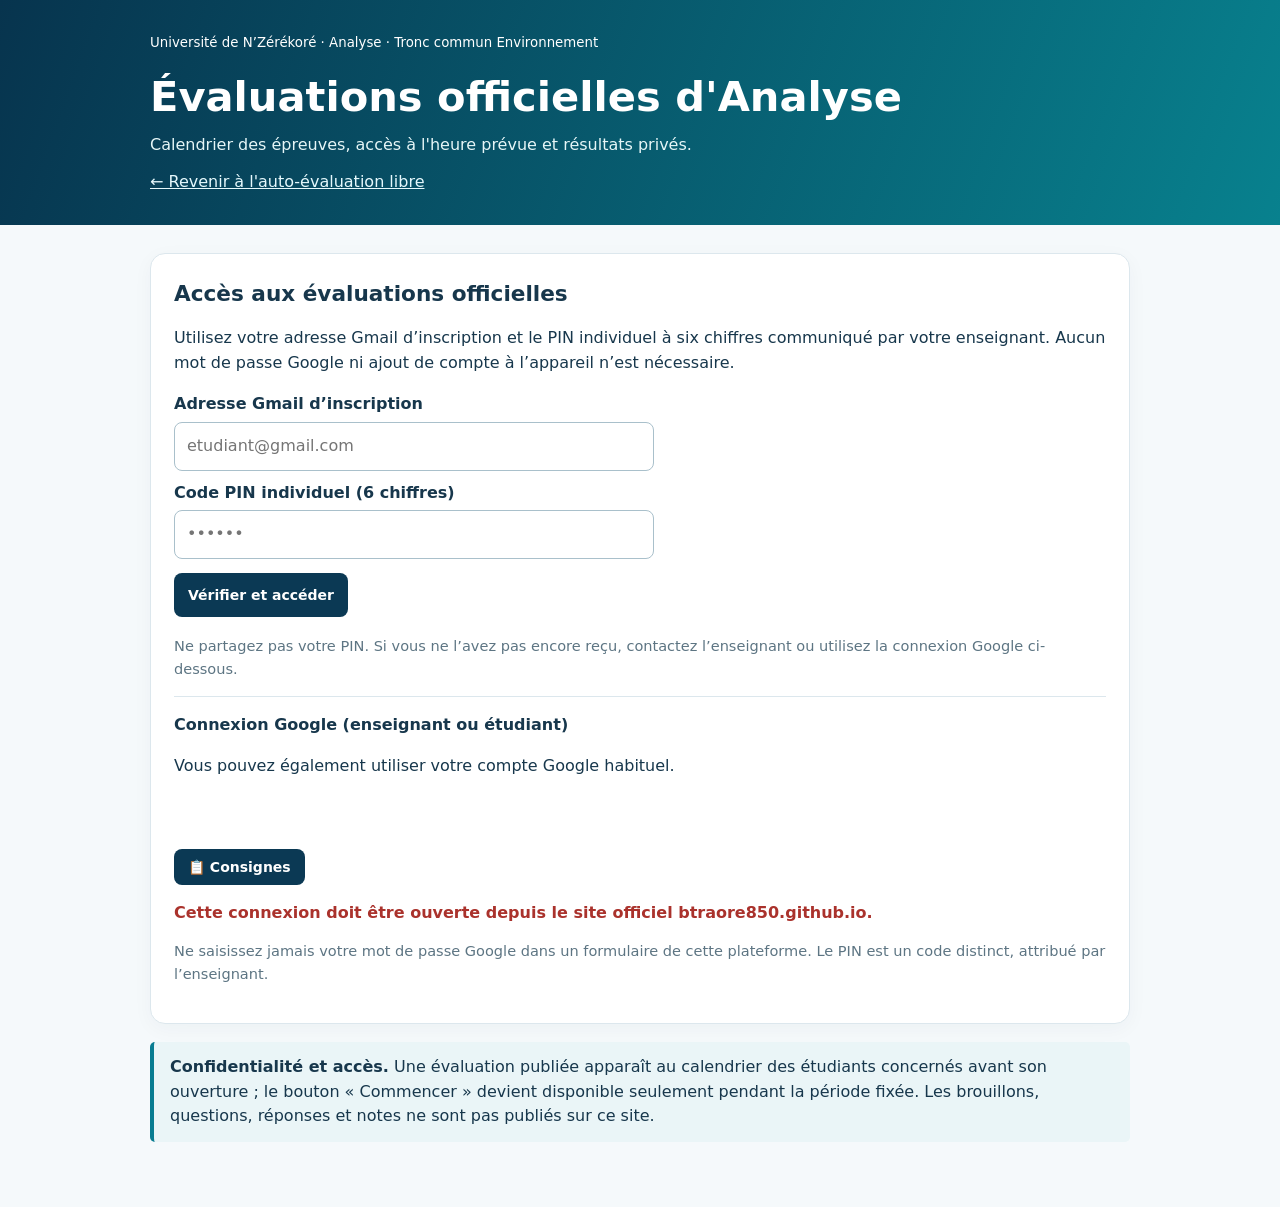
<file: evaluation/officielle/index.html>
<!doctype html>
<html lang="fr">
<head>
  <meta charset="utf-8">
  <meta name="viewport" content="width=device-width,initial-scale=1">
  <meta name="referrer" content="no-referrer">
  <meta name="theme-color" content="#0b3954">
  <title>Évaluations officielles — Analyse — Tronc commun Environnement</title>
  <style>
    :root{--navy:#0b3954;--teal:#087c91;--ink:#17374c;--bg:#f5f9fb;--line:#dce7ed}
    *{box-sizing:border-box}body{margin:0;color:var(--ink);background:var(--bg);font:16px/1.55 system-ui,-apple-system,"Segoe UI",sans-serif}
    header{background:linear-gradient(110deg,#07344e,#08818e);color:white;padding:30px max(20px,calc((100% - 980px)/2))}
    header h1{font-size:clamp(1.7rem,4vw,2.6rem);margin:10px 0 4px}header p{margin:0;color:#e6f6f7}
    header a{color:#e5f8fc}main{width:min(980px,calc(100% - 30px));margin:28px auto 65px}
    .card{background:white;border:1px solid var(--line);border-radius:15px;padding:23px;margin-bottom:18px;box-shadow:0 5px 20px #14374e0a}
    h2{font-size:1.35rem;margin:0 0 12px}.muted{color:#5d7583;font-size:.91rem}
    .notice{padding:13px 16px;background:#eaf5f7;border-left:4px solid var(--teal);border-radius:5px}
    #status{margin:16px 0 0;min-height:24px;font-weight:650}#status[data-state="error"]{color:#aa322c}#status[data-state="success"]{color:#12683f}
    #googleButton{min-height:44px;margin-top:12px}.app-title{display:flex;align-items:center;justify-content:space-between;gap:12px;flex-wrap:wrap}
    .button{border:0;background:#e5f2f5;color:var(--navy);border-radius:8px;padding:10px 14px;font:700 14px system-ui;cursor:pointer}
    #app{border:0;display:block;width:100%;height:750px;background:white;border-radius:10px}
    .exam-timer{position:fixed;top:12px;right:12px;z-index:9999;display:flex;flex-direction:column;align-items:center;min-width:108px;padding:9px 12px;border:2px solid var(--teal);border-radius:12px;background:#e5f5f6;color:var(--navy);box-shadow:0 6px 20px #0b395433;font-variant-numeric:tabular-nums}
    .exam-timer strong{font-size:1.35rem}.exam-timer span{font-size:.75rem;text-align:center;font-weight:750;max-width:180px}.exam-timer.warning{background:#fff6bf;border-color:#caa500;color:#735600}.exam-timer.caution{background:#ffe3c2;border-color:#cf6d1c;color:#8b3e0b}.exam-timer.urgent{background:#fee0dc;border-color:#c34636;color:#962b1d}
    [hidden]{display:none!important}
    @media(max-width:690px){.card{padding:15px}main{width:min(100% - 18px,980px)}header{padding:25px 16px}}

    .app-title h2{margin:0}.app-actions{display:flex;gap:8px;flex-wrap:wrap;align-items:center;margin-left:auto}
    .rules-button{background:#0b3954;color:white}.rules-button:focus-visible,.rules-close:focus-visible{outline:3px solid #087c91;outline-offset:3px}
    #examRules{width:min(680px,calc(100% - 24px));max-height:calc(100% - 24px);max-height:calc(100dvh - 24px);margin:auto;padding:0;border:1px solid var(--line);border-radius:14px;color:var(--ink);background:white;box-shadow:0 15px 60px #0b39544d;overflow:hidden}
    #examRules::backdrop{background:#102b3c99}
    .rules-layout{display:flex;flex-direction:column;max-height:calc(100vh - 28px);max-height:calc(100dvh - 28px)}
    .rules-heading,.rules-footer{padding:14px 18px;background:#f5f9fb;flex:none}.rules-heading{display:flex;align-items:center;justify-content:space-between;gap:12px;border-bottom:1px solid var(--line)}
    .rules-heading h2{font-size:1.12rem;margin:0;line-height:1.35}.rules-close{min-width:44px;min-height:44px;padding:8px;font-size:1.3rem;line-height:1}
    .rules-body{padding:12px 18px;overflow:auto;overscroll-behavior:contain;flex:1;min-height:0}.rules-body h3{font-size:1rem;margin:16px 0 6px}.rules-body h3:first-child{margin-top:0}
    .rules-body ul{margin:0 0 12px;padding-left:1.3em}.rules-body li{margin:5px 0}.rules-footer{border-top:1px solid var(--line);display:flex;justify-content:flex-end}.rules-footer .button{min-height:44px}
    .rules-login{margin:10px 0 0}.rules-timer-note{margin:0 0 10px;font-size:.9rem;color:#5d7583}
    @media(max-width:480px){.app-title{gap:10px}.app-actions{margin-left:0;width:100%}.app-actions .button{flex:1;padding:10px 8px;min-height:44px}.rules-body,.rules-heading,.rules-footer{padding-left:13px;padding-right:13px}}
    .rules-body .rules-subtitle{font-size:1.05rem;color:var(--navy);line-height:1.45}.rules-body p{margin:0 0 12px}.rules-schedule{width:100%;border-collapse:collapse;table-layout:fixed;margin:10px 0 16px;font-variant-numeric:tabular-nums;font-size:.94rem}.rules-schedule th,.rules-schedule td{border:1px solid var(--line);padding:8px;text-align:left;overflow-wrap:anywhere}.rules-schedule th{background:#e5f2f5;color:var(--navy)}.rules-schedule th:first-child{width:42%}.rules-body a{color:var(--navy);overflow-wrap:anywhere}
    .pin-form{max-width:480px;margin:12px 0 18px}.pin-form label{display:block;font-weight:650;margin:10px 0 5px}.pin-form input{width:100%;border:1px solid #a9c0cb;border-radius:8px;padding:11px 12px;font:inherit;color:var(--ink);background:white}.pin-form .button{margin-top:14px;min-height:44px}.pin-form .button:disabled{opacity:.55;cursor:not-allowed}.google-alternative{padding-top:16px;border-top:1px solid var(--line);margin-top:16px}.google-alternative h3{font-size:1rem;margin:0 0 6px}
  </style>
  <script src="config.js"></script>
  <script src="https://accounts.google.com/gsi/client" async defer></script>
  <script src="../screen-awake.js?v=20261120-1" defer></script>
  <script src="portal-pin.js?v=20261127-v34" defer></script>
</head>
<body>
<div id="examTimer" class="exam-timer" hidden aria-label="Chronomètre de l'évaluation"><strong id="examTimerValue">--:--</strong><span id="examTimerNotice" role="status" aria-live="polite"></span></div>
<header>
  <div><small>Université de N’Zérékoré · Analyse · Tronc commun Environnement</small>
    <h1>Évaluations officielles d'Analyse</h1>
    <p>Calendrier des épreuves, accès à l'heure prévue et résultats privés.</p>
    <p style="margin-top:12px"><a href="../">← Revenir à l'auto-évaluation libre</a></p>
  </div>
</header>
<main>
  <section id="loginPanel" class="card">
    <h2>Accès aux évaluations officielles</h2>
    <p>Utilisez votre adresse Gmail d’inscription et le PIN individuel à six chiffres communiqué par votre enseignant. Aucun mot de passe Google ni ajout de compte à l’appareil n’est nécessaire.</p>
    <form id="pinForm" class="pin-form" autocomplete="off">
      <label for="pinEmail">Adresse Gmail d’inscription</label>
      <input id="pinEmail" type="email" maxlength="254" autocomplete="off" autocapitalize="none" spellcheck="false" required placeholder="etudiant@gmail.com">
      <label for="pinCode">Code PIN individuel (6 chiffres)</label>
      <input id="pinCode" type="password" inputmode="numeric" pattern="[0-9]{6}" minlength="6" maxlength="6" autocomplete="off" required placeholder="••••••">
      <button id="pinSubmit" class="button rules-button" type="submit">Vérifier et accéder</button>
    </form>
    <p class="muted">Ne partagez pas votre PIN. Si vous ne l’avez pas encore reçu, contactez l’enseignant ou utilisez la connexion Google ci-dessous.</p>
    <div class="google-alternative"><h3>Connexion Google (enseignant ou étudiant)</h3><p>Vous pouvez également utiliser votre compte Google habituel.</p><div id="googleButton"></div></div>
    <p class="rules-login"><button class="button rules-button" type="button" data-open-rules aria-haspopup="dialog" aria-controls="examRules">📋 Consignes</button></p>
    <p id="status" role="status" aria-live="polite">Chargement de la connexion Google…</p>
    <p class="muted">Ne saisissez jamais votre mot de passe Google dans un formulaire de cette plateforme. Le PIN est un code distinct, attribué par l’enseignant.</p>
  </section>
  <section class="card" id="appPanel" hidden>
    <div class="app-title"><h2>Espace d'évaluation</h2><div class="app-actions"><button class="button rules-button" type="button" data-open-rules aria-haspopup="dialog" aria-controls="examRules">📋 Consignes</button><button id="logout" class="button" type="button">Changer de compte</button></div></div>
    <iframe id="app" title="Espace d'évaluation privé" referrerpolicy="no-referrer" loading="eager"></iframe>
  </section>
  <section class="notice">
    <strong>Confidentialité et accès.</strong> Une évaluation publiée apparaît au calendrier des étudiants concernés avant son ouverture ; le bouton « Commencer » devient disponible seulement pendant la période fixée. Les brouillons, questions, réponses et notes ne sont pas publiés sur ce site.
  </section>
</main>

<dialog id="examRules" aria-labelledby="examRulesTitle">
  <div class="rules-layout">
    <div class="rules-heading"><h2 id="examRulesTitle">📢 NOTE À L’ATTENTION DES ÉTUDIANTS</h2><button class="button rules-close" type="button" data-close-rules aria-label="Fermer les consignes">×</button></div>
    <div class="rules-body" tabindex="0">
      <h3 class="rules-subtitle">CONSIGNES RELATIVES AUX ÉVALUATIONS OFFICIELLES EN LIGNE</h3>
      <p>Afin de garantir le bon déroulement des évaluations officielles sur les plateformes pédagogiques, tous les étudiants sont invités à respecter les consignes suivantes.</p>
      <h3>1. Avant l’évaluation</h3>
      <ul>
        <li>Disposer d’une connexion Internet stable et d’un forfait Internet suffisant.</li>
        <li>S’assurer que son téléphone ou son ordinateur est suffisamment chargé.</li>
        <li>Utiliser de préférence Google Chrome ou Safari.</li>
        <li>Activer le réglage automatique de la date et de l’heure de son appareil.</li>
        <li>Fermer puis rouvrir la plateforme pour bénéficier des dernières mises à jour.</li>
        <li>Se connecter avec l’adresse Gmail utilisée lors de son inscription.</li>
        <li>Accéder à la plateforme au moins 15 minutes avant l’heure d’ouverture.</li>
        <li>Vérifier les horaires, les chapitres concernés, le nombre de QCM et la durée de l’évaluation.</li>
      </ul>
      <h3>2. Respect des horaires et de la durée de composition</h3>
      <p>Il est important de distinguer deux notions :</p>
      <ul>
        <li><strong>La fenêtre de démarrage :</strong> période pendant laquelle l’étudiant est autorisé à commencer son évaluation.</li>
        <li><strong>La durée de composition :</strong> temps individuel accordé à chaque étudiant à compter du lancement de sa tentative.</li>
      </ul>
      <p>Tout étudiant qui commence son évaluation pendant la fenêtre autorisée bénéficie de la totalité du temps de composition prévu, même si sa tentative se poursuit au-delà de l’heure de fermeture des accès.</p>
      <p><strong>Exemple :</strong> pour une évaluation accessible de 17 h à 18 h, avec une durée individuelle de 25 minutes :</p>
      <table class="rules-schedule">
        <thead><tr><th scope="col">Heure de début</th><th scope="col">Heure limite de composition</th></tr></thead>
        <tbody><tr><td>17 h 00</td><td>17 h 25</td></tr><tr><td>17 h 15</td><td>17 h 40</td></tr><tr><td>17 h 30</td><td>17 h 55</td></tr><tr><td>17 h 45</td><td>18 h 10</td></tr><tr><td>17 h 59</td><td>18 h 24</td></tr></tbody>
      </table>
      <p>À partir de 18 h 00, aucune nouvelle tentative ne pourra être lancée. Cependant, les étudiants ayant déjà commencé pourront poursuivre normalement leur composition.</p>
      <p>Il est fortement recommandé de commencer dès l’ouverture de l’évaluation afin d’éviter les difficultés techniques de dernière minute.</p>
      <p><strong>Tous les horaires sont exprimés en heure de Guinée (UTC+0).</strong></p>
      <h3>3. Pendant l’évaluation</h3>
      <ul>
        <li>Lire attentivement chaque question avant de sélectionner une réponse.</li>
        <li>Surveiller régulièrement le chronomètre.</li>
        <li>Tenir compte des avertissements du chronomètre à 60, 30 et 10 secondes.</li>
        <li>Ne pas actualiser la page, fermer le navigateur ou changer de compte Google.</li>
        <li>Éviter les appels téléphoniques et l’utilisation d’autres applications.</li>
        <li>Composer individuellement, sans assistance extérieure.</li>
        <li>Éviter toute action susceptible d’interrompre la connexion Internet.</li>
        <li>Ne pas attendre les dernières secondes pour soumettre sa tentative.</li>
      </ul>
      <h3>4. Soumission et notation</h3>
      <ul>
        <li>Cliquer sur « Soumettre ma tentative » dès que le travail est terminé.</li>
        <li>Attendre la confirmation de l’enregistrement et l’affichage de la note.</li>
        <li>À l’expiration du chronomètre individuel, la soumission est automatiquement déclenchée.</li>
        <li>En cas d’interruption de la connexion, les réponses déjà sauvegardées sur le serveur seront prises en compte.</li>
        <li>Les questions sans réponse valent zéro.</li>
        <li>La note finale est calculée sur 10.</li>
        <li>Le nombre de tentatives autorisées doit être strictement respecté.</li>
      </ul>
      <h3>5. Dispositions générales</h3>
      <p>Les questions et les réponses proposées sont organisées de manière aléatoire. Deux étudiants peuvent donc recevoir des questions différentes ou présentées dans un ordre différent.</p>
      <p>L’accès aux évaluations officielles est exclusivement réservé aux étudiants autorisés.</p>
      <p>En cas de difficulté technique, effectuer une capture d’écran du problème et contacter immédiatement l’enseignant.</p>
      <h3>6. Assistance technique</h3>
      <p><strong>WhatsApp :</strong> +224 625 28 06 25<br><strong>E-mail :</strong> <a href="mailto:btraore850@gmail.com">btraore850@gmail.com</a></p>
      <p id="rulesTimerNote" class="rules-timer-note" hidden>Le chronomètre continue pendant la consultation des consignes.</p>
    </div>
    <div class="rules-footer"><button class="button rules-button" type="button" data-close-rules>Fermer</button></div>
  </div>
</dialog>
<script>
(()=>{'use strict';
  const dialog=document.getElementById('examRules');
  let opener=null;
  const scrollArea=dialog.querySelector('.rules-body');
  function showRules(event){
    opener=event.currentTarget;
    document.getElementById('rulesTimerNote').hidden=document.getElementById('examTimer').hidden;
    if(!dialog.open)dialog.showModal();
    scrollArea.scrollTop=0;
  }
  document.querySelectorAll('[data-open-rules]').forEach(button=>button.addEventListener('click',showRules));
  dialog.querySelectorAll('[data-close-rules]').forEach(button=>button.addEventListener('click',()=>dialog.close()));
  dialog.addEventListener('close',()=>{if(opener&&!opener.closest('[hidden]'))opener.focus();});
})();
</script>
</body>
</html>
</file>
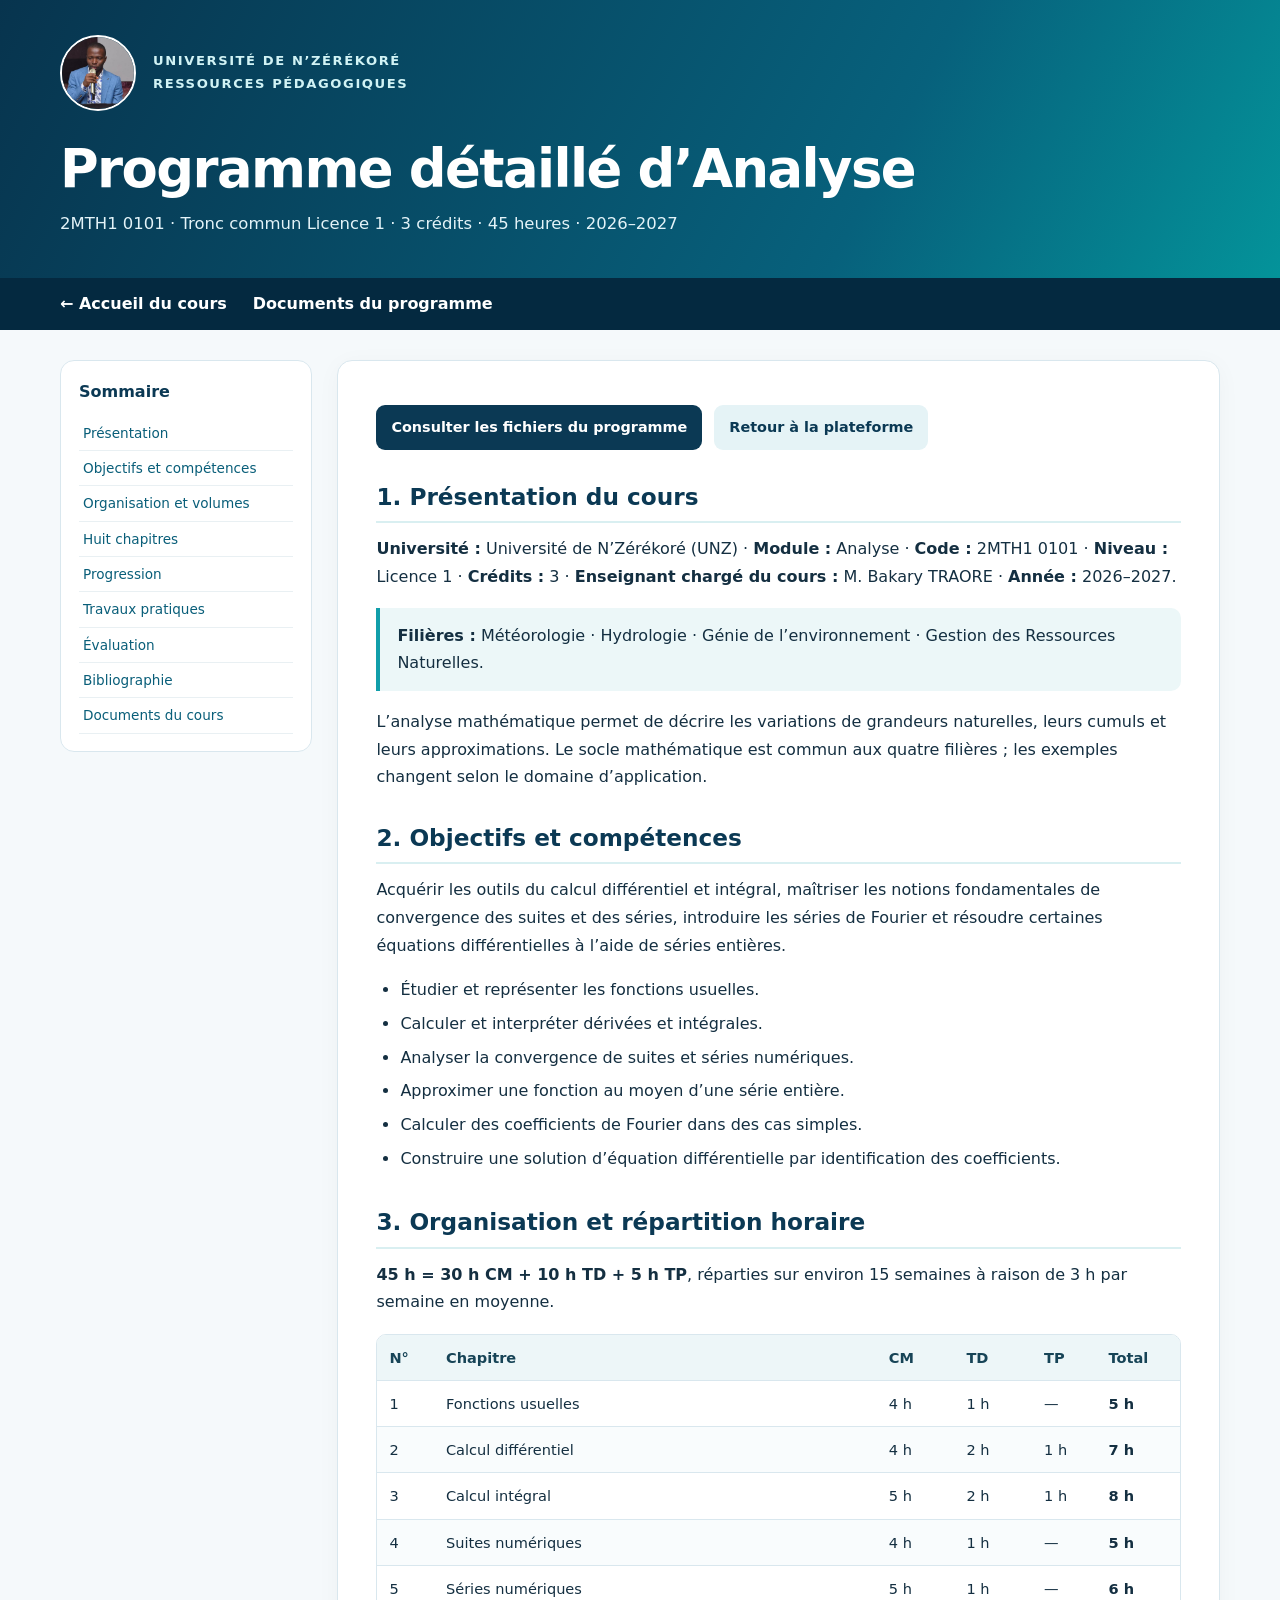
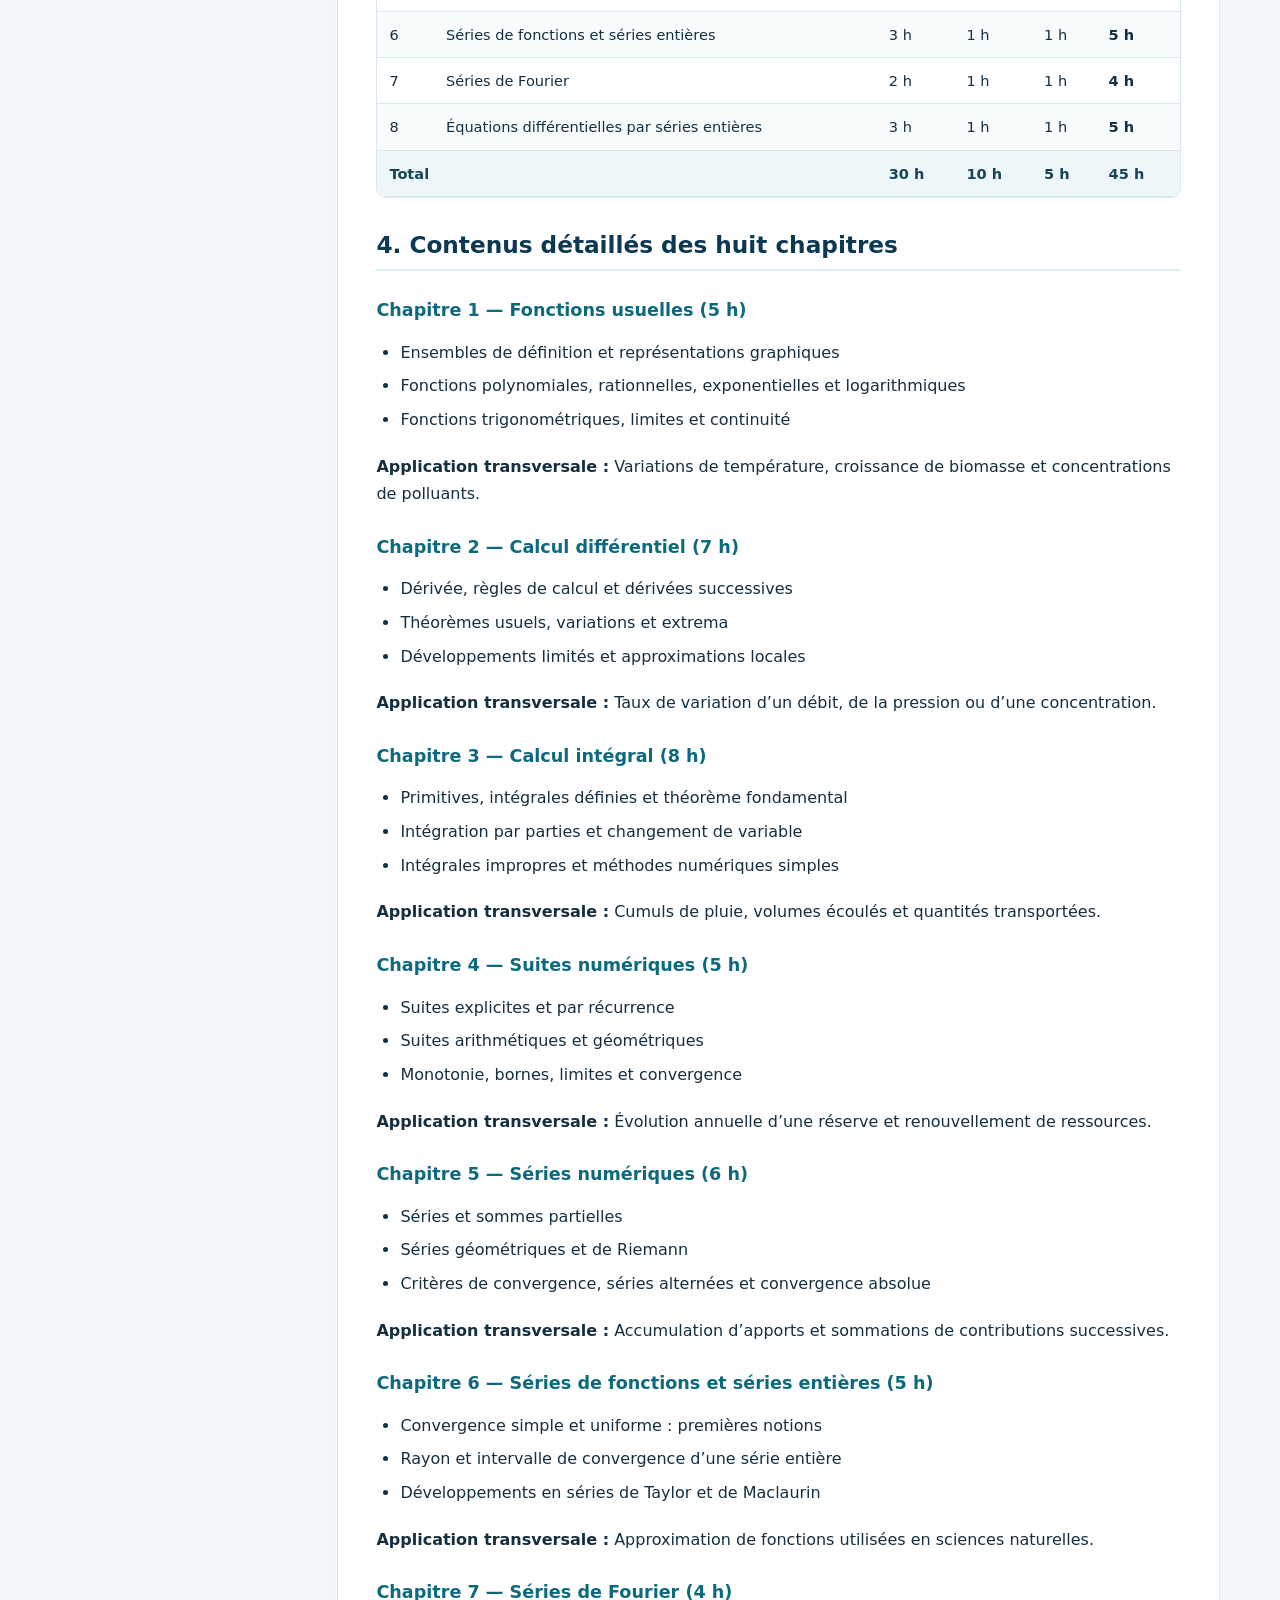
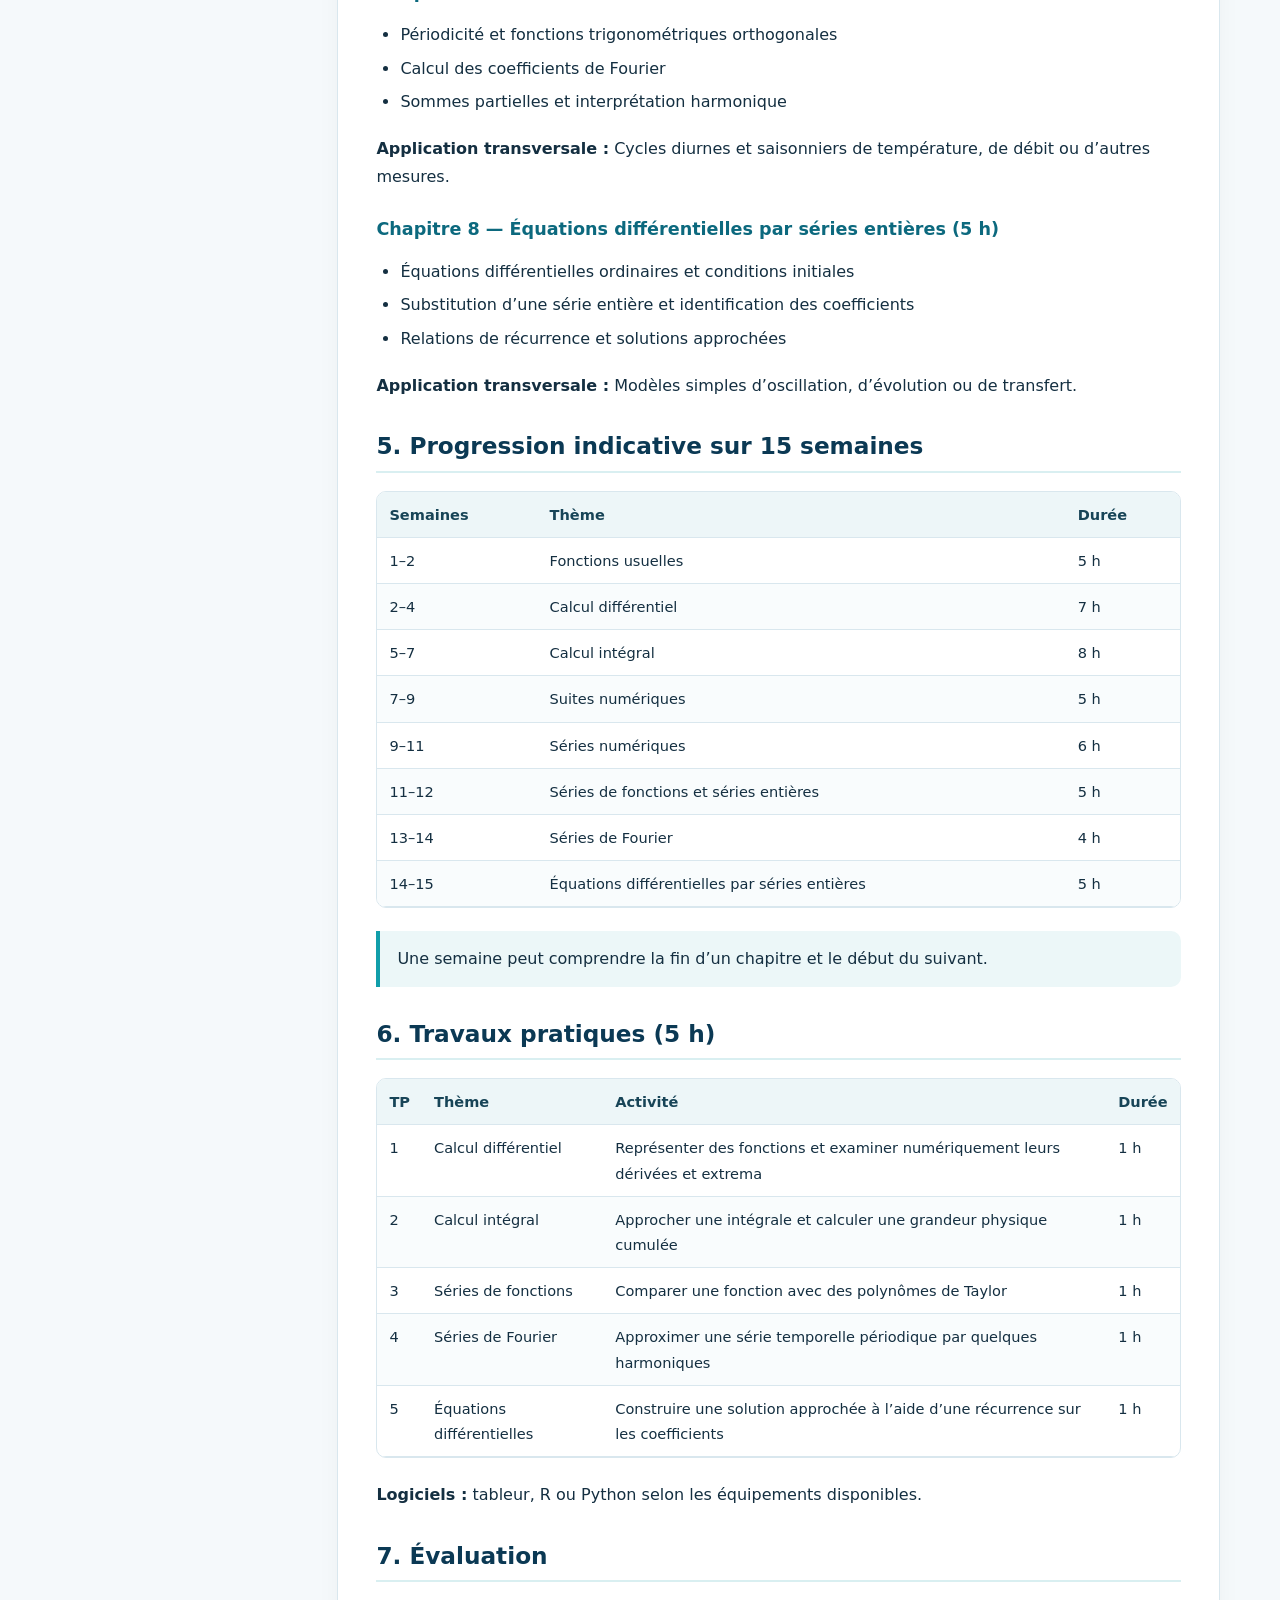
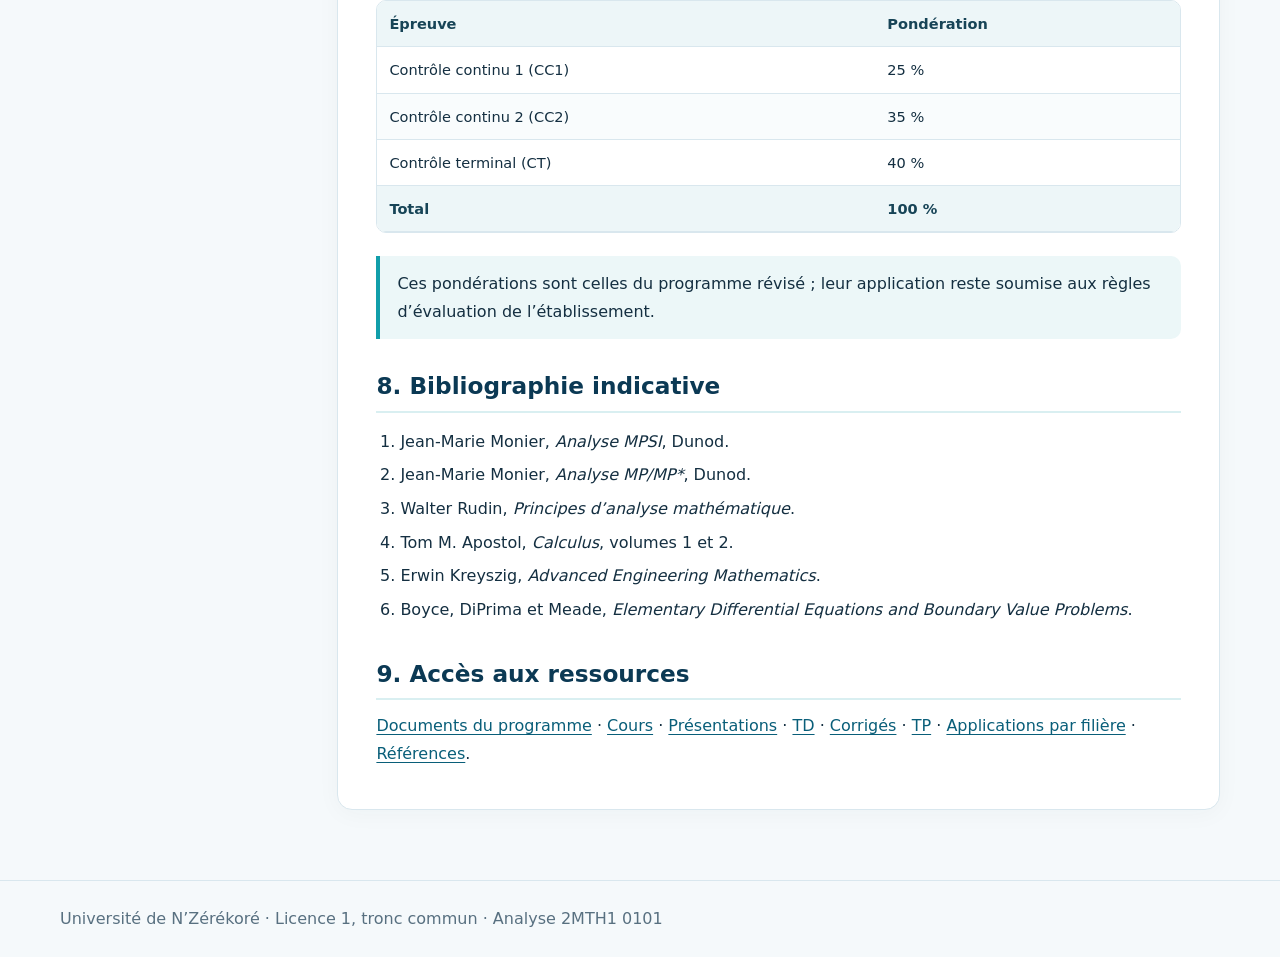
<file: programme.html>
<!doctype html><html lang="fr"><head><meta charset="utf-8"><meta name="viewport" content="width=device-width,initial-scale=1"><meta name="theme-color" content="#0b3954">
<meta name="description" content="Programme du cours d’Analyse 2MTH1 0101 du tronc commun Licence 1, 45 heures (30 h CM, 10 h TD, 5 h TP).">
<title>Programme détaillé — Analyse · Tronc commun L1</title><style>
:root{--marine:#0b3954;--bleu:#086e83;--turquoise:#119eaa;--fonce:#142f41;--gris:#587080;--clair:#edf6f8;--page:#f5f9fb;--bord:#d9e7ee}
*{box-sizing:border-box}html{scroll-behavior:smooth}body{margin:0;font:16px/1.73 system-ui,-apple-system,"Segoe UI",Roboto,sans-serif;color:var(--fonce);background:var(--page)}
a{color:#095e79;text-underline-offset:3px;overflow-wrap:anywhere}a:focus-visible{outline:3px solid #eeb84d;outline-offset:3px}
.container{max-width:1160px;width:calc(100% - 36px);margin:0 auto}
header{background:linear-gradient(117deg,#07344e 0%,#07617c 68%,#04939a 100%);color:white}
.hero{padding:35px 0 40px}.identity{display:flex;align-items:center;gap:17px}.identity img{width:76px;height:76px;object-fit:cover;object-position:center 25%;border:2px solid #fff;border-radius:50%;background:#0a4257;padding:0}.identity p{margin:0;color:#d1f3f5;font-size:.82rem;letter-spacing:.12em;font-weight:750;text-transform:uppercase}
h1{font-size:clamp(1.9rem,4.6vw,3.3rem);letter-spacing:-.03em;line-height:1.17;margin:27px 0 10px}.hero .subtitle{margin:0;color:#e3f3f8;font-size:1.03rem}
.topnav{background:#042940;padding:12px 0}.topnav a{color:white;font-weight:700;text-decoration:none;margin-right:26px}.topnav a:hover{text-decoration:underline}
.layout{display:grid;grid-template-columns:252px minmax(0,1fr);gap:25px;align-items:start;padding:30px 0 70px}
aside.toc{position:sticky;top:15px;background:white;border:1px solid var(--bord);border-radius:14px;padding:17px 18px}
.toc strong{display:block;color:var(--marine);margin-bottom:10px}.toc a{display:block;font-size:.85rem;line-height:1.35;text-decoration:none;padding:8px 4px;border-bottom:1px solid #e9f0f3}.toc a:hover{color:var(--turquoise)}
article{background:#fff;border:1px solid var(--bord);border-radius:15px;padding:28px clamp(20px,3vw,43px);box-shadow:0 4px 24px #062c3e09;min-width:0}
article h2{margin:31px 0 12px;font-size:1.45rem;line-height:1.35;color:var(--marine);padding-bottom:9px;border-bottom:2px solid #d9eff1;scroll-margin-top:16px}
article h2:first-child{margin-top:5px}article h3{font-size:1.1rem;color:#0c697e;margin:24px 0 9px;scroll-margin-top:16px}
article p{margin:10px 0 14px}article ul,article ol{padding-left:24px;margin:10px 0 16px}article li{padding:3px 0}
article .note{border-left:4px solid var(--turquoise);background:#ecf7f8;padding:14px 17px;margin:17px 0;border-radius:0 10px 10px 0}
.table-scroll{overflow-x:auto;margin:18px 0 23px;border:1px solid var(--bord);border-radius:10px}table{border-collapse:collapse;width:100%;font-size:.91rem;min-width:450px}
th,td{padding:10px 12px;text-align:left;border-bottom:1px solid var(--bord);vertical-align:top}th{background:var(--clair);color:#174457}tbody tr:nth-child(even){background:#f9fcfd}
article code{background:#edf3f5;padding:2px 4px;border-radius:3px}article hr{border:0;border-top:1px solid var(--bord);margin:25px 0}
.actions{display:flex;gap:12px;flex-wrap:wrap;margin:16px 0 6px}.button{display:inline-block;text-decoration:none;background:var(--marine);color:white;padding:10px 15px;border-radius:9px;font-size:.9rem;font-weight:700}.button.alt{background:#e5f3f6;color:var(--marine)}
.math{overflow-wrap:anywhere}footer{border-top:1px solid var(--bord);padding:24px 0;color:var(--gris)}
@media(max-width:870px){.layout{grid-template-columns:1fr}.toc{position:static!important;display:none}article{padding:22px}}
@media print{header{background:#fff;color:#000}.hero .subtitle{color:#333}.topnav,.toc,.actions{display:none!important}.layout{display:block;padding:0}article{border:0;padding:0}body{background:white}}
</style></head><body>
<header><div class="container hero"><div class="identity"><img src="assets/Profil.png" alt="Photo de profil de l’enseignant" width="76" height="76"><p>Université de N’Zérékoré<br>Ressources pédagogiques</p></div>
<h1>Programme détaillé d’Analyse</h1><p class="subtitle">2MTH1 0101 · Tronc commun Licence 1 · 3 crédits · 45 heures · 2026–2027</p></div></header>
<nav class="topnav" aria-label="Navigation"><div class="container"><a href="index.html">← Accueil du cours</a><a href="programme/">Documents du programme</a></div></nav>
<div class="container layout"><aside class="toc"><strong>Sommaire</strong>
<a href="#presentation">Présentation</a><a href="#objectifs">Objectifs et compétences</a><a href="#organisation">Organisation et volumes</a><a href="#chapitres">Huit chapitres</a><a href="#progression">Progression</a><a href="#tp">Travaux pratiques</a><a href="#evaluation">Évaluation</a><a href="#bibliographie">Bibliographie</a><a href="#acces">Documents du cours</a></aside><article>
<div class="actions"><a class="button" href="programme/">Consulter les fichiers du programme</a><a class="button alt" href="index.html">Retour à la plateforme</a></div>
<h2 id="presentation">1. Présentation du cours</h2>
<p><strong>Université :</strong> Université de N’Zérékoré (UNZ) · <strong>Module :</strong> Analyse · <strong>Code :</strong> 2MTH1 0101 · <strong>Niveau :</strong> Licence 1 · <strong>Crédits :</strong> 3 · <strong>Enseignant chargé du cours :</strong> M. Bakary TRAORE · <strong>Année :</strong> 2026–2027.</p>
<div class="note"><strong>Filières :</strong> Météorologie · Hydrologie · Génie de l’environnement · Gestion des Ressources Naturelles.</div>
<p>L’analyse mathématique permet de décrire les variations de grandeurs naturelles, leurs cumuls et leurs approximations. Le socle mathématique est commun aux quatre filières ; les exemples changent selon le domaine d’application.</p>
<h2 id="objectifs">2. Objectifs et compétences</h2><p>Acquérir les outils du calcul différentiel et intégral, maîtriser les notions fondamentales de convergence des suites et des séries, introduire les séries de Fourier et résoudre certaines équations différentielles à l’aide de séries entières.</p>
<ul><li>Étudier et représenter les fonctions usuelles.</li><li>Calculer et interpréter dérivées et intégrales.</li><li>Analyser la convergence de suites et séries numériques.</li><li>Approximer une fonction au moyen d’une série entière.</li><li>Calculer des coefficients de Fourier dans des cas simples.</li><li>Construire une solution d’équation différentielle par identification des coefficients.</li></ul>
<h2 id="organisation">3. Organisation et répartition horaire</h2><p><strong>45 h = 30 h CM + 10 h TD + 5 h TP</strong>, réparties sur environ 15 semaines à raison de 3 h par semaine en moyenne.</p>
<div class="table-scroll"><table><thead><tr><th>N°</th><th>Chapitre</th><th>CM</th><th>TD</th><th>TP</th><th>Total</th></tr></thead><tbody><tr><td>1</td><td>Fonctions usuelles</td><td>4 h</td><td>1 h</td><td>—</td><td><strong>5 h</strong></td></tr>
<tr><td>2</td><td>Calcul différentiel</td><td>4 h</td><td>2 h</td><td>1 h</td><td><strong>7 h</strong></td></tr>
<tr><td>3</td><td>Calcul intégral</td><td>5 h</td><td>2 h</td><td>1 h</td><td><strong>8 h</strong></td></tr>
<tr><td>4</td><td>Suites numériques</td><td>4 h</td><td>1 h</td><td>—</td><td><strong>5 h</strong></td></tr>
<tr><td>5</td><td>Séries numériques</td><td>5 h</td><td>1 h</td><td>—</td><td><strong>6 h</strong></td></tr>
<tr><td>6</td><td>Séries de fonctions et séries entières</td><td>3 h</td><td>1 h</td><td>1 h</td><td><strong>5 h</strong></td></tr>
<tr><td>7</td><td>Séries de Fourier</td><td>2 h</td><td>1 h</td><td>1 h</td><td><strong>4 h</strong></td></tr>
<tr><td>8</td><td>Équations différentielles par séries entières</td><td>3 h</td><td>1 h</td><td>1 h</td><td><strong>5 h</strong></td></tr><tr><th colspan="2">Total</th><th>30 h</th><th>10 h</th><th>5 h</th><th>45 h</th></tr></tbody></table></div>
<h2 id="chapitres">4. Contenus détaillés des huit chapitres</h2><h3 id="chapitre-1">Chapitre 1 — Fonctions usuelles (5 h)</h3><ul><li>Ensembles de définition et représentations graphiques</li><li>Fonctions polynomiales, rationnelles, exponentielles et logarithmiques</li><li>Fonctions trigonométriques, limites et continuité</li></ul><p><strong>Application transversale :</strong> Variations de température, croissance de biomasse et concentrations de polluants.</p>
<h3 id="chapitre-2">Chapitre 2 — Calcul différentiel (7 h)</h3><ul><li>Dérivée, règles de calcul et dérivées successives</li><li>Théorèmes usuels, variations et extrema</li><li>Développements limités et approximations locales</li></ul><p><strong>Application transversale :</strong> Taux de variation d’un débit, de la pression ou d’une concentration.</p>
<h3 id="chapitre-3">Chapitre 3 — Calcul intégral (8 h)</h3><ul><li>Primitives, intégrales définies et théorème fondamental</li><li>Intégration par parties et changement de variable</li><li>Intégrales impropres et méthodes numériques simples</li></ul><p><strong>Application transversale :</strong> Cumuls de pluie, volumes écoulés et quantités transportées.</p>
<h3 id="chapitre-4">Chapitre 4 — Suites numériques (5 h)</h3><ul><li>Suites explicites et par récurrence</li><li>Suites arithmétiques et géométriques</li><li>Monotonie, bornes, limites et convergence</li></ul><p><strong>Application transversale :</strong> Évolution annuelle d’une réserve et renouvellement de ressources.</p>
<h3 id="chapitre-5">Chapitre 5 — Séries numériques (6 h)</h3><ul><li>Séries et sommes partielles</li><li>Séries géométriques et de Riemann</li><li>Critères de convergence, séries alternées et convergence absolue</li></ul><p><strong>Application transversale :</strong> Accumulation d’apports et sommations de contributions successives.</p>
<h3 id="chapitre-6">Chapitre 6 — Séries de fonctions et séries entières (5 h)</h3><ul><li>Convergence simple et uniforme : premières notions</li><li>Rayon et intervalle de convergence d’une série entière</li><li>Développements en séries de Taylor et de Maclaurin</li></ul><p><strong>Application transversale :</strong> Approximation de fonctions utilisées en sciences naturelles.</p>
<h3 id="chapitre-7">Chapitre 7 — Séries de Fourier (4 h)</h3><ul><li>Périodicité et fonctions trigonométriques orthogonales</li><li>Calcul des coefficients de Fourier</li><li>Sommes partielles et interprétation harmonique</li></ul><p><strong>Application transversale :</strong> Cycles diurnes et saisonniers de température, de débit ou d’autres mesures.</p>
<h3 id="chapitre-8">Chapitre 8 — Équations différentielles par séries entières (5 h)</h3><ul><li>Équations différentielles ordinaires et conditions initiales</li><li>Substitution d’une série entière et identification des coefficients</li><li>Relations de récurrence et solutions approchées</li></ul><p><strong>Application transversale :</strong> Modèles simples d’oscillation, d’évolution ou de transfert.</p>
<h2 id="progression">5. Progression indicative sur 15 semaines</h2>
<div class="table-scroll"><table><thead><tr><th>Semaines</th><th>Thème</th><th>Durée</th></tr></thead><tbody><tr><td>1–2</td><td>Fonctions usuelles</td><td>5 h</td></tr><tr><td>2–4</td><td>Calcul différentiel</td><td>7 h</td></tr><tr><td>5–7</td><td>Calcul intégral</td><td>8 h</td></tr><tr><td>7–9</td><td>Suites numériques</td><td>5 h</td></tr><tr><td>9–11</td><td>Séries numériques</td><td>6 h</td></tr><tr><td>11–12</td><td>Séries de fonctions et séries entières</td><td>5 h</td></tr><tr><td>13–14</td><td>Séries de Fourier</td><td>4 h</td></tr><tr><td>14–15</td><td>Équations différentielles par séries entières</td><td>5 h</td></tr></tbody></table></div>
<p class="note">Une semaine peut comprendre la fin d’un chapitre et le début du suivant.</p>
<h2 id="tp">6. Travaux pratiques (5 h)</h2>
<div class="table-scroll"><table><thead><tr><th>TP</th><th>Thème</th><th>Activité</th><th>Durée</th></tr></thead><tbody><tr><td>1</td><td>Calcul différentiel</td><td>Représenter des fonctions et examiner numériquement leurs dérivées et extrema</td><td>1 h</td></tr><tr><td>2</td><td>Calcul intégral</td><td>Approcher une intégrale et calculer une grandeur physique cumulée</td><td>1 h</td></tr><tr><td>3</td><td>Séries de fonctions</td><td>Comparer une fonction avec des polynômes de Taylor</td><td>1 h</td></tr><tr><td>4</td><td>Séries de Fourier</td><td>Approximer une série temporelle périodique par quelques harmoniques</td><td>1 h</td></tr><tr><td>5</td><td>Équations différentielles</td><td>Construire une solution approchée à l’aide d’une récurrence sur les coefficients</td><td>1 h</td></tr></tbody></table></div>
<p><strong>Logiciels :</strong> tableur, R ou Python selon les équipements disponibles.</p>
<h2 id="evaluation">7. Évaluation</h2><div class="table-scroll"><table><thead><tr><th>Épreuve</th><th>Pondération</th></tr></thead><tbody><tr><td>Contrôle continu 1 (CC1)</td><td>25 %</td></tr><tr><td>Contrôle continu 2 (CC2)</td><td>35 %</td></tr><tr><td>Contrôle terminal (CT)</td><td>40 %</td></tr><tr><th>Total</th><th>100 %</th></tr></tbody></table></div>
<p class="note">Ces pondérations sont celles du programme révisé ; leur application reste soumise aux règles d’évaluation de l’établissement.</p>
<h2 id="bibliographie">8. Bibliographie indicative</h2><ol><li>Jean-Marie Monier, <em>Analyse MPSI</em>, Dunod.</li><li>Jean-Marie Monier, <em>Analyse MP/MP*</em>, Dunod.</li><li>Walter Rudin, <em>Principes d’analyse mathématique</em>.</li><li>Tom M. Apostol, <em>Calculus</em>, volumes 1 et 2.</li><li>Erwin Kreyszig, <em>Advanced Engineering Mathematics</em>.</li><li>Boyce, DiPrima et Meade, <em>Elementary Differential Equations and Boundary Value Problems</em>.</li></ol>
<h2 id="acces">9. Accès aux ressources</h2><p><a href="programme/">Documents du programme</a> · <a href="cours/">Cours</a> · <a href="presentations/">Présentations</a> · <a href="td/">TD</a> · <a href="corriges/">Corrigés</a> · <a href="tp/">TP</a> · <a href="applications/">Applications par filière</a> · <a href="bibliographie/">Références</a>.</p>
</article></div><footer><div class="container">Université de N’Zérékoré · Licence 1, tronc commun · Analyse 2MTH1 0101</div></footer></body></html>
</file>
<file: assets/accueil-simplifie.css>
/* Accueil simplifié — cohérent sur les 4 plateformes L1 */
:root{--marine:#103b60;--marine2:#092c49;--turquoise:#087f91;--texte:#17334e;--secondaire:#50677b;--fond:#f3f8fb;--blanc:#fff;--bord:#d8e6ee;--bleu-pale:#dceefb;--vert-pale:#d6f4ef}
*{box-sizing:border-box}html{scroll-behavior:smooth}body{margin:0;background:var(--fond);font:16px/1.6 system-ui,-apple-system,"Segoe UI",Roboto,Arial,sans-serif;color:var(--texte)}
a{color:#075b7f;text-underline-offset:3px}a:focus-visible,summary:focus-visible{outline:3px solid #e6a72c;outline-offset:3px}
.skip{position:absolute;left:-9999px;top:0;background:#fff;padding:10px;z-index:20}.skip:focus{left:10px}
.wrap{max-width:1160px;margin:auto;padding:0 22px}
.top{background:linear-gradient(110deg,#0e3458,#135c79);color:white;box-shadow:0 3px 12px #12364d24}
.hero{display:flex;justify-content:space-between;align-items:center;gap:18px;padding-top:29px;padding-bottom:27px}
.brand{display:flex;align-items:center;gap:19px}.brand-icon{display:grid;place-items:center;width:76px;height:76px;flex:none;border:2px solid #d8f5fb;border-radius:18px;font-size:2.6rem;background:#ffffff12}
.institution{margin:0 0 5px;color:#d8f4f6;font-size:.82rem;font-weight:750;letter-spacing:.035em;text-transform:uppercase}
h1{font-size:clamp(1.55rem,3.2vw,2.45rem);margin:0;line-height:1.17;letter-spacing:-.02em;color:white}
.hero-description{color:#e4f3f8;margin:7px 0 0;font-size:1.02rem}
.quick-pill{flex:none;background:#cbf6e6;color:#104c44;border-radius:40px;padding:12px 17px;text-decoration:none;font-weight:800}
main{padding-top:27px;padding-bottom:50px}
.eyebrow{font-size:.9rem;color:var(--secondaire);margin:0 0 15px}
.primary{display:grid;grid-template-columns:repeat(5,minmax(0,1fr));gap:13px;margin-bottom:27px}
.primary a{min-height:159px;border:1px solid #cfe5f1;display:flex;flex-direction:column;align-items:center;justify-content:center;gap:10px;border-radius:17px;background:var(--bleu-pale);text-decoration:none;color:#102f50;box-shadow:0 4px 11px #12354c0a;transition:transform .15s,box-shadow .15s}
.primary a:nth-child(even){background:var(--vert-pale)}
.primary a:hover{transform:translateY(-2px);box-shadow:0 6px 16px #12354c18}
.primary .symbol{font-size:2.9rem;line-height:1.15}.primary .name{font-size:1.2rem;font-weight:850}
.panel{background:white;border:1px solid var(--bord);border-radius:17px;padding:23px;margin-bottom:23px;box-shadow:0 4px 19px #143b5607}
.panel h2{font-size:1.32rem;color:var(--marine2);line-height:1.3;margin:0 0 13px}
.panel h2 .emoji{margin-right:8px}
.panel .lead{color:var(--secondaire);margin:0 0 15px;font-size:.95rem}
.chapter-list{display:grid;grid-template-columns:repeat(2,minmax(0,1fr));gap:11px}
.chapter{border:1px solid #cbdde8;border-radius:11px;overflow:hidden;background:#f8fbfd;min-width:0}
.chapter summary{cursor:pointer;padding:13px 15px;color:#103b60;display:flex;align-items:center;gap:11px;min-height:67px}
.chapter summary:hover{background:#e9f5f9}.chapter summary::-webkit-details-marker{display:none}
.chapter-number{display:grid;place-items:center;flex:none;background:#dcecf8;border-radius:8px;font-weight:850;width:43px;height:38px}
.chapter-text{flex:1;min-width:0;font-size:.92rem;line-height:1.35;font-weight:750}
.chapter summary::after{content:"⌄";font-weight:900;color:#1f6e87;font-size:1.25rem}
.chapter[open] summary::after{content:"⌃"}
.chapter-detail{padding:13px 15px 15px;border-top:1px solid #dce7ec;background:#fff}
.chapter-detail p{margin:0 0 11px;font-size:.86rem;color:var(--secondaire)}
.chapter-links{display:flex;gap:7px;flex-wrap:wrap}
.chapter-links a,.more-links a{display:inline-flex;align-items:center;gap:6px;background:#e6f4f7;border:1px solid #c7e4eb;border-radius:9px;padding:8px 12px;text-decoration:none;font-size:.86rem;font-weight:750;color:#12516b}
.chapter-links a:hover,.more-links a:hover{background:#d0ebf1}
.chapter-files{margin-top:12px;display:grid;gap:7px}
.chapter-files a{display:block;font-size:.86rem;overflow-wrap:anywhere}
.small-status{font-size:.83rem;color:var(--secondaire)}
.eval-grid,.help-grid{display:grid;grid-template-columns:repeat(2,minmax(0,1fr));gap:12px}
.eval-choice{display:flex;align-items:center;gap:12px;border:1px solid #d4e4eb;border-radius:12px;padding:15px 17px;text-decoration:none;background:#f8fcfe}
.eval-choice:hover{background:#e9f5fb}.eval-choice .icon{font-size:2rem;flex:none}
.eval-choice strong{display:block;color:#163854}.eval-choice small{color:var(--secondaire)}
.help-grid{grid-template-columns:repeat(3,minmax(0,1fr))}
.help{border:1px solid #d4e4ea;border-radius:11px;padding:12px 14px;background:#fcfeff;min-width:0}
.help summary{cursor:pointer;min-height:50px;font-size:.91rem;font-weight:750;line-height:1.35}
.help p{font-size:.88rem;margin:9px 0 0;color:var(--secondaire)}
.resource-list{display:grid;gap:9px}.resource-row{display:flex;align-items:center;gap:14px;border:1px solid #dbe6eb;border-radius:10px;padding:12px 14px}
.resource-row .icon{font-size:1.4rem}.resource-row .file-label{min-width:0;flex:1;font-weight:750;overflow-wrap:anywhere}.resource-row a{background:#e5f2ff;color:#0f4d7b;text-decoration:none;border-radius:9px;padding:7px 13px;font-size:.88rem;font-weight:750;white-space:nowrap}
.more-links{display:flex;gap:9px;flex-wrap:wrap}
.support{display:flex;gap:14px;align-items:center;background:linear-gradient(110deg,#168b96,#0f7888);color:#fff;border-radius:13px;padding:17px 22px;font-weight:750;margin:21px 0}.support .icon{font-size:2rem}.support p{margin:0}
footer{background:#e2f0f5;color:#426071;padding:22px 0;font-size:.86rem;border-top:1px solid #cedfe7}
footer a{color:#075572}
@media(max-width:900px){.primary{grid-template-columns:repeat(3,minmax(0,1fr))}.primary a{min-height:130px}.chapter-list{grid-template-columns:1fr}}
@media(max-width:600px){.wrap{padding-left:15px;padding-right:15px}.hero{padding-top:21px;padding-bottom:22px}.brand-icon{width:52px;height:52px;font-size:1.9rem}.brand{gap:10px}.quick-pill{display:none}.primary{grid-template-columns:1fr;gap:9px}.primary a{min-height:72px;flex-direction:row;justify-content:flex-start;padding:12px 20px;gap:20px}.primary .symbol{font-size:2rem;min-width:42px;text-align:center}.primary .name{font-size:1.1rem}.panel{padding:17px 15px;margin-bottom:16px}.eval-grid,.help-grid{grid-template-columns:1fr}.resource-row{flex-wrap:wrap}.resource-row a{margin-left:auto}}
@media(prefers-reduced-motion:reduce){html{scroll-behavior:auto}.primary a{transition:none}}


/* Identité visuelle : portrait de l'enseignant et campus universitaire */
.hero{align-items:center}
.brand{min-width:0;flex:1}
.brand>div:last-child{min-width:0}
.profile-photo{width:96px;height:96px;object-fit:cover;object-position:center 23%;border:3px solid #e8fbff;border-radius:50%;background:#11465e;flex:none;box-shadow:0 7px 19px #04253d4d}
.hero-side{display:flex;align-items:center;gap:20px;flex:none}
.campus-figure{margin:0;width:245px;border:1px solid #ffffff60;background:#ffffff17;border-radius:14px;padding:6px;box-shadow:0 5px 16px #06243b25}
.campus-photo{display:block;width:100%;height:126px;object-fit:cover;border-radius:9px}
.campus-figure figcaption{font-size:.77rem;text-align:center;color:#eefcff;margin:5px 0 1px}
@media(max-width:1050px){.hero-side{gap:12px}.campus-figure{width:200px}.campus-photo{height:108px}.quick-pill{display:none}}
@media(max-width:760px){.hero{flex-wrap:wrap;align-items:flex-start}.hero-side{width:100%;justify-content:flex-end}.campus-figure{width:100%;max-width:330px}.campus-photo{height:135px}}
@media(max-width:600px){.profile-photo{width:67px;height:67px;border-width:2px}.brand{align-items:flex-start}.hero-side{justify-content:center}.campus-figure{width:100%;max-width:none}.campus-photo{height:150px}.campus-figure figcaption{font-size:.78rem}}


/* Coordonnées de l'enseignant : lisibles et utilisables sur téléphone */
.contact-box{margin-top:20px;border:1px solid #c9e2eb;border-radius:12px;background:#f1f9fc;padding:17px 19px}
.contact-box h3{margin:0 0 10px;font-size:1.08rem;color:#103b60}
.contact-box p{margin:5px 0;font-size:.94rem;overflow-wrap:anywhere}
.contact-actions{margin-top:13px;display:flex;flex-wrap:wrap;gap:9px}
.contact-actions a{min-height:44px;display:inline-flex;align-items:center;justify-content:center;padding:10px 15px;background:#fff;border:1px solid #a9d6df;border-radius:9px;color:#0b5270;text-decoration:none;font-weight:750}
.contact-actions a:hover,.contact-actions a:focus-visible{background:#d7f0f4}
@media(max-width:600px){.contact-box{padding:15px}.contact-actions{display:grid;grid-template-columns:1fr}.contact-actions a{width:100%}}
</file>
<file: assets/sections.css>
:root{--marine:#0b3954;--blue:#086e83;--aqua:#119eaa;--ink:#172f40;--muted:#546f80;--pale:#f4f9fb;--line:#dce9ef}
*{box-sizing:border-box}html{scroll-behavior:smooth}body{margin:0;color:var(--ink);background:var(--pale);font:16px/1.67 system-ui,-apple-system,"Segoe UI",Roboto,sans-serif}
a{color:#075e77;text-underline-offset:3px}a:focus-visible{outline:3px solid #edaf44;outline-offset:3px}.wrap{width:min(1050px,calc(100% - 34px));margin:auto}
header{color:#fff;background:linear-gradient(118deg,#08334d 0%,#08647d 65%,#07979d 100%);padding:26px 0 37px}
.brand{display:flex;align-items:center;gap:14px}.brand img{width:75px;height:75px;object-fit:cover;object-position:center 25%;background:#0a4257;border-radius:50%;border:2px solid #fff;padding:0}
.brand strong{font-size:clamp(.98rem,2.1vw,1.4rem);display:block;text-transform:uppercase;line-height:1.27}.brand span{color:#c6e9f0;font-size:.83rem;letter-spacing:.04em;text-transform:uppercase}
header h1{font-size:clamp(1.8rem,4.6vw,3.05rem);letter-spacing:-.035em;line-height:1.15;margin:30px 0 9px}header p{margin:0;max-width:800px;color:#e6f5f8}
nav{background:#042b44}nav .wrap{display:flex;gap:8px;flex-wrap:wrap;padding:9px 0}nav a{color:#fff;text-decoration:none;border-radius:8px;padding:7px 12px;font-weight:650;font-size:.92rem}nav a:hover,nav a[aria-current=page]{background:#156a91}
main{padding:29px 0 70px}.panel,.card{background:white;border:1px solid var(--line);border-radius:14px;box-shadow:0 3px 18px #0a344d09}.panel{padding:clamp(18px,3vw,31px);margin-bottom:22px}
h2{color:var(--marine);font-size:1.37rem;line-height:1.3;margin:0 0 14px}h3{font-size:1.05rem;margin:0 0 9px;color:#126478}p{margin:0 0 14px}
.grid{display:grid;grid-template-columns:repeat(2,minmax(0,1fr));gap:15px}.card{padding:22px}.card p{color:var(--muted)}.card .symbol{font-size:1.7rem;line-height:1.4;margin-bottom:10px}
a.action{display:inline-block;color:white;background:var(--marine);padding:9px 15px;border-radius:9px;text-decoration:none;font-weight:700;margin:2px 0 8px}
a.action:hover{background:#0c6580}.link-list{padding-left:21px}.link-list li{margin:8px 0}.label{display:inline-block;border-radius:5px;background:#e9f6f6;padding:3px 9px;color:#0b6575;font-size:.8rem;font-weight:720}
.note{background:#e8f5f6;border-left:4px solid var(--aqua);padding:17px 20px;border-radius:0 9px 9px 0;margin:14px 0}
code{background:#edf4f6;border-radius:4px;padding:2px 5px}.meta{font-size:.85rem;color:var(--muted)}
footer{border-top:1px solid var(--line);padding:23px 0;background:#e7f1f5;color:#425d6e;font-size:.9rem}
@media(max-width:700px){.grid{grid-template-columns:1fr}.brand img{width:64px;height:64px}.panel,.card{padding:18px}nav a{padding:6px 9px}}
</file>
